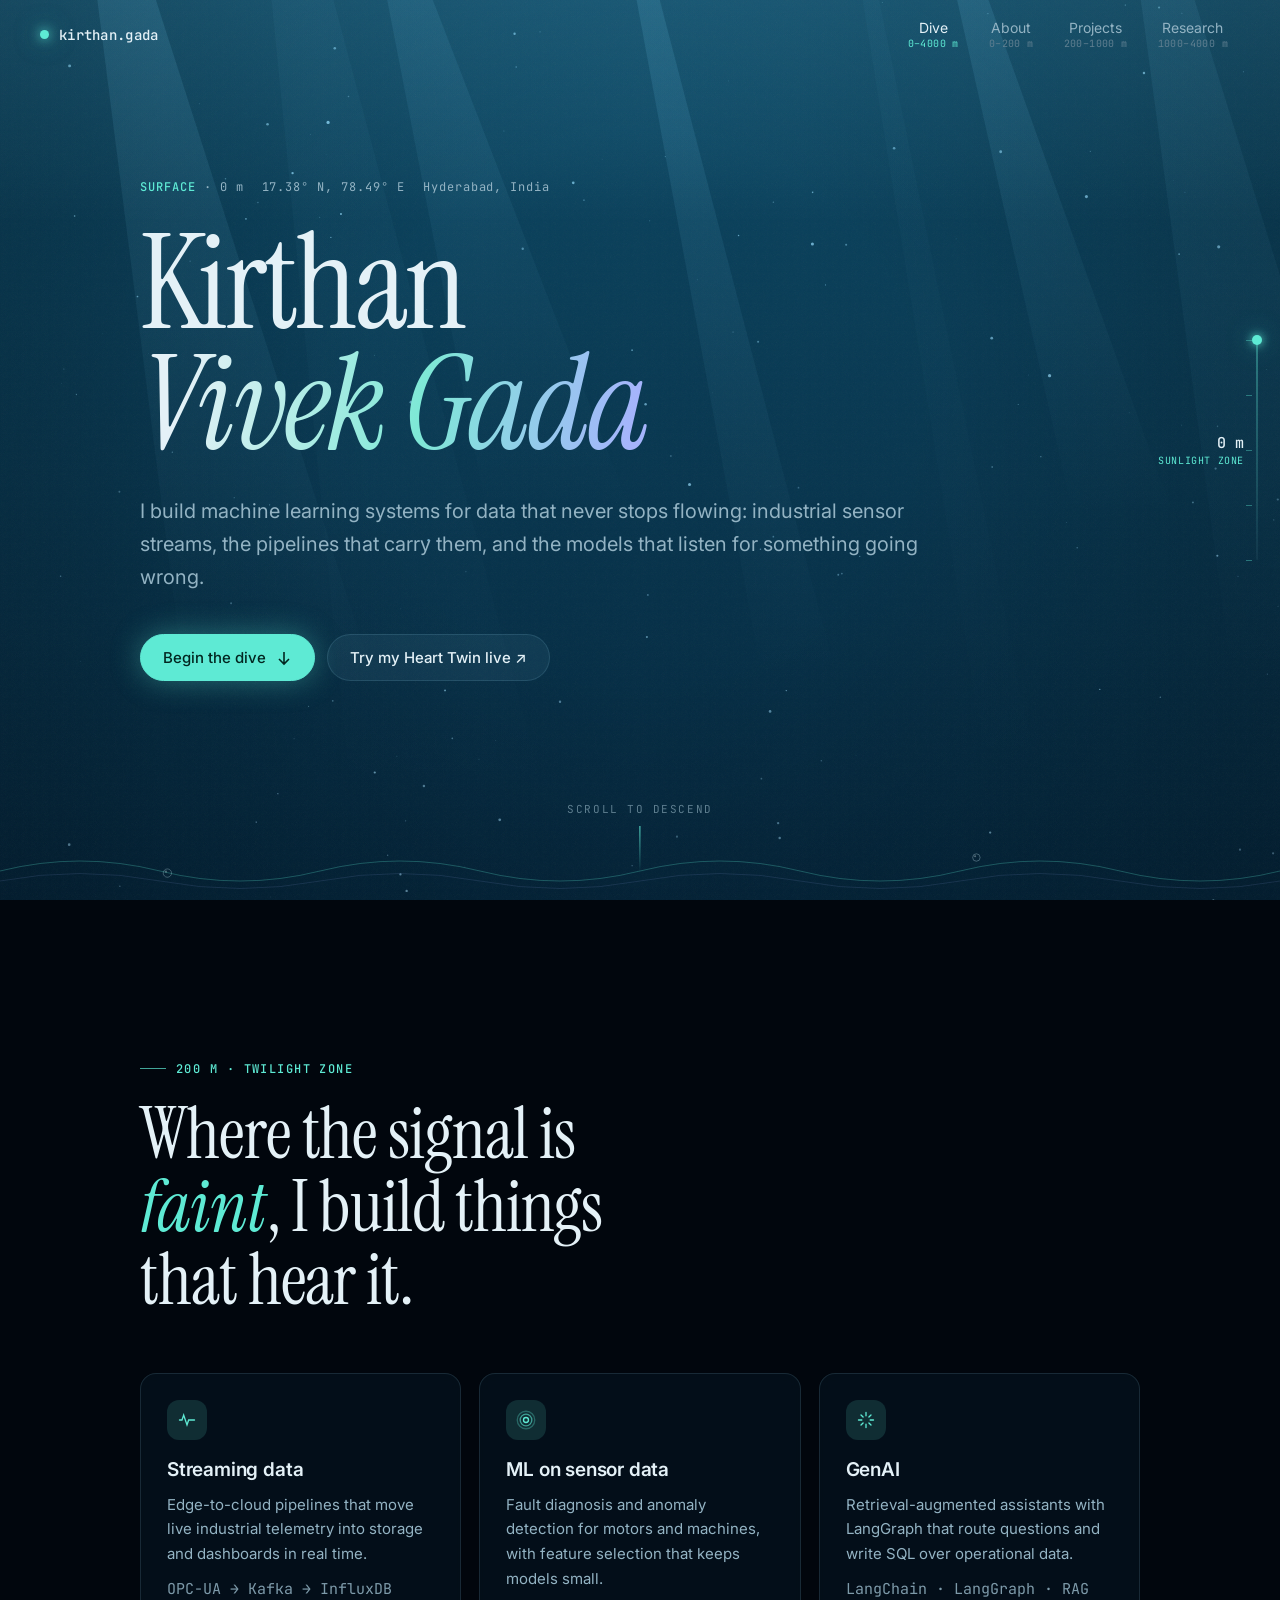
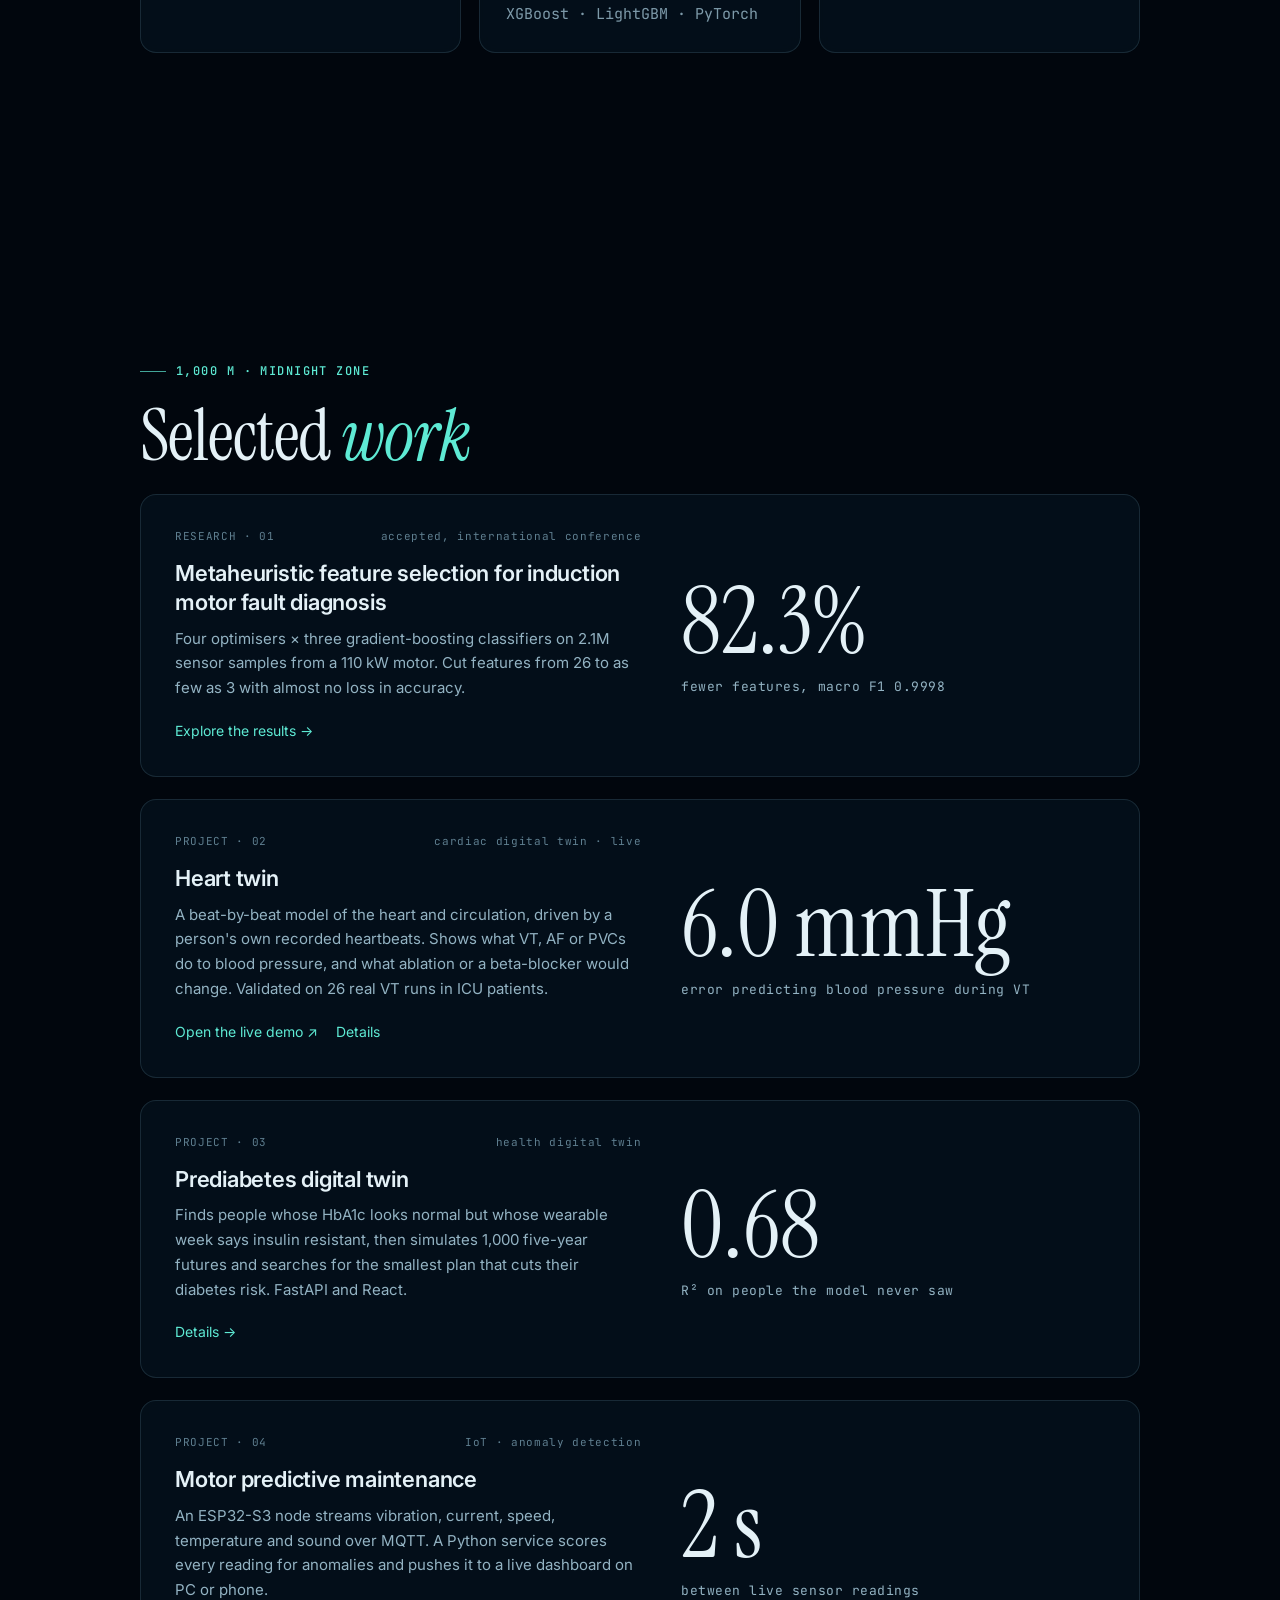
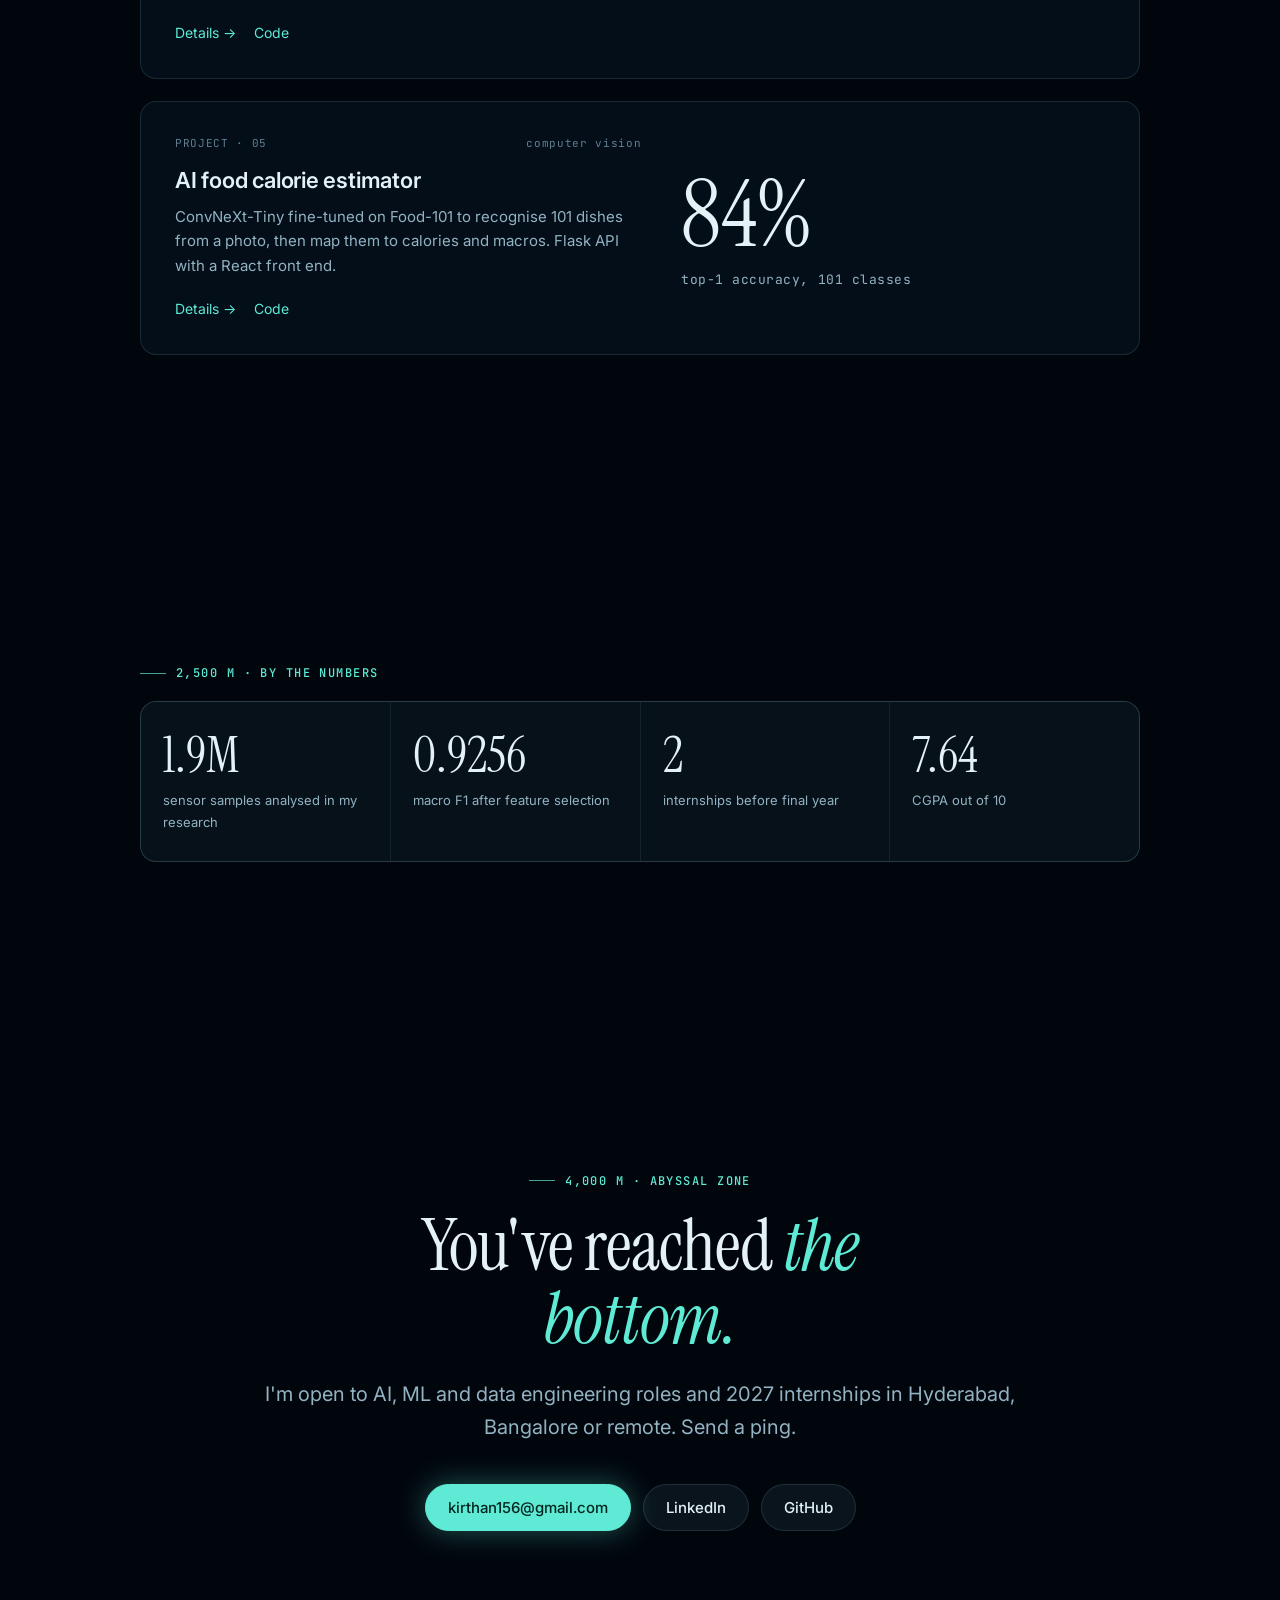
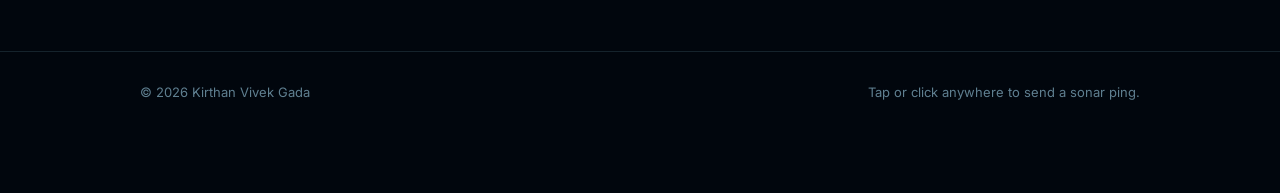
<file: index.html>
<!doctype html>
<html lang="en">
<head>
<meta charset="utf-8">
<meta name="viewport" content="width=device-width, initial-scale=1, viewport-fit=cover">
<title>Kirthan Gada · ML & Data Engineering</title>
<meta name="description" content="Kirthan Vivek Gada builds machine learning systems for sensor data: streaming pipelines, fault diagnosis and GenAI. Final-year CSE (Data Science), Hyderabad, 2027.">
<meta name="theme-color" content="#020c18">
<meta property="og:title" content="Kirthan Gada · ML & Data Engineering">
<meta property="og:description" content="Machine learning for data that never stops flowing. Streaming pipelines, fault diagnosis, GenAI.">
<meta property="og:url" content="https://kirthan156.github.io/">
<link rel="icon" href="data:image/svg+xml,%3Csvg xmlns='http://www.w3.org/2000/svg' viewBox='0 0 32 32'%3E%3Ccircle cx='16' cy='16' r='15' fill='%23020c18'/%3E%3Ccircle cx='16' cy='16' r='5' fill='%235eead4'/%3E%3C/svg%3E">
<link rel="preconnect" href="https://fonts.googleapis.com">
<link rel="preconnect" href="https://fonts.gstatic.com" crossorigin>
<link href="https://fonts.googleapis.com/css2?family=Instrument+Serif:ital@0;1&family=Inter:wght@400;500;600&family=JetBrains+Mono:wght@400;500&display=swap" rel="stylesheet">
<link rel="stylesheet" href="assets/css/ocean.css">
</head>
<body data-depth-start="0" data-depth-end="4000">
<canvas id="ocean" aria-hidden="true"></canvas>
<div class="grain" aria-hidden="true"></div>

<header class="nav">
  <a class="brand" href="./"><span class="dot"></span>kirthan.gada</a>
  <button class="menu-btn" aria-label="Open menu" aria-expanded="false"><span></span></button>
  <ul>
    <li><a href="./" aria-current="page">Dive<small>0–4000 m</small></a></li>
    <li><a href="about.html">About<small>0–200 m</small></a></li>
    <li><a href="projects.html">Projects<small>200–1000 m</small></a></li>
    <li><a href="research.html">Research<small>1000–4000 m</small></a></li>
  </ul>
</header>

<main>
  <!-- 0 m -->
  <section class="hero">
    <div class="wrap">
      <p class="coords reveal"><span><b>SURFACE</b> · 0 m</span><span>17.38° N, 78.49° E</span><span>Hyderabad, India</span></p>
      <h1 class="display reveal d1">Kirthan<br><em>Vivek Gada</em></h1>
      <p class="lede reveal d2">I build machine learning systems for data that never stops flowing: industrial sensor streams, the pipelines that carry them, and the models that listen for something going wrong.</p>
      <div class="cta reveal d3">
        <a class="btn primary" href="#twilight">Begin the dive
          <svg viewBox="0 0 16 16" fill="none" stroke="currentColor" stroke-width="1.6"><path d="M8 2v12M3 9l5 5 5-5"/></svg></a>
        <a class="btn" href="https://medical-twin.onrender.com/">Try my Heart Twin live ↗</a>
      </div>
    </div>
    <div class="scroll-cue" aria-hidden="true">scroll to descend<i></i></div>
    <div class="surface" aria-hidden="true">
      <svg viewBox="0 0 2400 60" preserveAspectRatio="none"><path d="M0 30 Q150 10 300 30 T600 30 T900 30 T1200 30 T1500 30 T1800 30 T2100 30 T2400 30" fill="none" stroke="#5eead4" stroke-width="1" opacity=".7"/><path d="M0 40 Q150 25 300 40 T600 40 T900 40 T1200 40 T1500 40 T1800 40 T2100 40 T2400 40" fill="none" stroke="#a5b4fc" stroke-width=".8" opacity=".4"/></svg>
    </div>
  </section>

  <!-- 200 m -->
  <section id="twilight">
    <div class="wrap">
      <p class="zone-label reveal">200 m · Twilight zone</p>
      <h2 class="title reveal d1">Where the signal is <em>faint</em>, I build things that hear it.</h2>
      <div class="grid three" style="margin-top:56px">
        <article class="panel card reveal">
          <div class="icon"><svg viewBox="0 0 24 24" fill="none" stroke="currentColor" stroke-width="1.6" stroke-linecap="round"><path d="M3 12h3l2-6 4 12 2-6h7"/></svg></div>
          <h3>Streaming data</h3>
          <p>Edge-to-cloud pipelines that move live industrial telemetry into storage and dashboards in real time.</p>
          <p class="flow">OPC-UA → Kafka → InfluxDB</p>
        </article>
        <article class="panel card reveal d1">
          <div class="icon"><svg viewBox="0 0 24 24" fill="none" stroke="currentColor" stroke-width="1.6" stroke-linecap="round"><circle cx="12" cy="12" r="3"/><circle cx="12" cy="12" r="7" opacity=".6"/><circle cx="12" cy="12" r="10.5" opacity=".3"/></svg></div>
          <h3>ML on sensor data</h3>
          <p>Fault diagnosis and anomaly detection for motors and machines, with feature selection that keeps models small.</p>
          <p class="flow">XGBoost · LightGBM · PyTorch</p>
        </article>
        <article class="panel card reveal d2">
          <div class="icon"><svg viewBox="0 0 24 24" fill="none" stroke="currentColor" stroke-width="1.6" stroke-linecap="round"><path d="M12 3v4M12 17v4M3 12h4M17 12h4M6 6l2.5 2.5M15.5 15.5 18 18M6 18l2.5-2.5M15.5 8.5 18 6"/></svg></div>
          <h3>GenAI</h3>
          <p>Retrieval-augmented assistants with LangGraph that route questions and write SQL over operational data.</p>
          <p class="flow">LangChain · LangGraph · RAG</p>
        </article>
      </div>
    </div>
  </section>

  <!-- 1000 m -->
  <section id="midnight">
    <div class="wrap">
      <p class="zone-label reveal">1,000 m · Midnight zone</p>
      <h2 class="title reveal d1">Selected <em>work</em></h2>

      <article class="panel card feature reveal">
        <div>
          <div class="catalog"><span>RESEARCH · 01</span><span>accepted, international conference</span></div>
          <h3>Metaheuristic feature selection for induction motor fault diagnosis</h3>
          <p>Four optimisers × three gradient-boosting classifiers on 2.1M sensor samples from a 110 kW motor. Cut features from 26 to as few as 3 with almost no loss in accuracy.</p>
          <div class="links"><a href="research.html">Explore the results →</a></div>
        </div>
        <div class="num"><span data-count="82.7" data-suffix="%">0%</span><small>fewer features, macro F1 0.9998</small></div>
      </article>

      <article class="panel card feature reveal">
        <div>
          <div class="catalog"><span>PROJECT · 02</span><span>cardiac digital twin · live</span></div>
          <h3>Heart twin</h3>
          <p>A beat-by-beat model of the heart and circulation, driven by a person's own recorded heartbeats. Shows what VT, AF or PVCs do to blood pressure, and what ablation or a beta-blocker would change. Validated on 26 real VT runs in ICU patients.</p>
          <div class="links"><a href="https://medical-twin.onrender.com/">Open the live demo ↗</a><a href="projects.html#heart-twin">Details</a></div>
        </div>
        <div class="num"><span data-count="6.0" data-suffix=" mmHg">0</span><small>error predicting blood pressure during VT</small></div>
      </article>

      <article class="panel card feature reveal">
        <div>
          <div class="catalog"><span>PROJECT · 03</span><span>health digital twin</span></div>
          <h3>Prediabetes digital twin</h3>
          <p>Finds people whose HbA1c looks normal but whose wearable week says insulin resistant, then simulates 1,000 five-year futures and searches for the smallest plan that cuts their diabetes risk. FastAPI and React.</p>
          <div class="links"><a href="projects.html#twin-health">Details →</a></div>
        </div>
        <div class="num"><span data-count="0.71">0</span><small>R² on people the model never saw</small></div>
      </article>

      <article class="panel card feature reveal">
        <div>
          <div class="catalog"><span>PROJECT · 04</span><span>IoT · anomaly detection</span></div>
          <h3>Motor predictive maintenance</h3>
          <p>An ESP32-S3 node streams vibration, current, speed, temperature and sound over MQTT. A Python service scores every reading for anomalies and pushes it to a live dashboard on PC or phone.</p>
          <div class="links"><a href="projects.html#motor">Details →</a><a href="https://github.com/Kirthan156/Major-motor-predictive-maintainence">Code</a></div>
        </div>
        <div class="num"><span data-count="2" data-suffix=" s">0 s</span><small>between live sensor readings</small></div>
      </article>

      <article class="panel card feature reveal">
        <div>
          <div class="catalog"><span>PROJECT · 05</span><span>computer vision</span></div>
          <h3>AI food calorie estimator</h3>
          <p>ConvNeXt-Tiny fine-tuned on Food-101 to recognise 101 dishes from a photo, then map them to calories and macros. Flask API with a React front end.</p>
          <div class="links"><a href="projects.html#calai">Details →</a><a href="https://github.com/Kirthan156/Cal_AI">Code</a></div>
        </div>
        <div class="num"><span data-count="87" data-suffix="%">0%</span><small>top-1 accuracy, 101 classes</small></div>
      </article>
    </div>
  </section>

  <!-- 2500 m -->
  <section>
    <div class="wrap">
      <p class="zone-label reveal">2,500 m · By the numbers</p>
      <div class="stats reveal d1">
        <div class="stat"><b data-count="2.1" data-suffix="M">0</b><span>sensor samples analysed in my research</span></div>
        <div class="stat"><b data-count="0.9998">0</b><span>macro F1 after feature selection</span></div>
        <div class="stat"><b data-count="2">0</b><span>internships before final year</span></div>
        <div class="stat"><b data-count="8.25">0</b><span>CGPA out of 10</span></div>
      </div>
    </div>
  </section>

  <!-- 4000 m -->
  <section class="abyss">
    <div class="wrap">
      <p class="zone-label reveal">4,000 m · Abyssal zone</p>
      <h2 class="title reveal d1">You've reached <em>the bottom.</em></h2>
      <p class="lede reveal d2">I'm open to AI, ML and data engineering roles and 2027 internships in Hyderabad, Bangalore or remote. Send a ping.</p>
      <div class="cta reveal d3">
        <a class="btn primary" href="mailto:kirthan156@gmail.com">kirthan156@gmail.com</a>
        <a class="btn" href="https://linkedin.com/in/kirthan-vivek-gada-607110371">LinkedIn</a>
        <a class="btn" href="https://github.com/Kirthan156">GitHub</a>
      </div>
    </div>
  </section>
</main>

<footer>
  <div class="wrap">
    <span>© 2026 Kirthan Vivek Gada</span>
    <span>Tap or click anywhere to send a sonar ping.</span>
  </div>
</footer>

<script src="assets/js/ocean.js"></script>
</body>
</html>
</file>
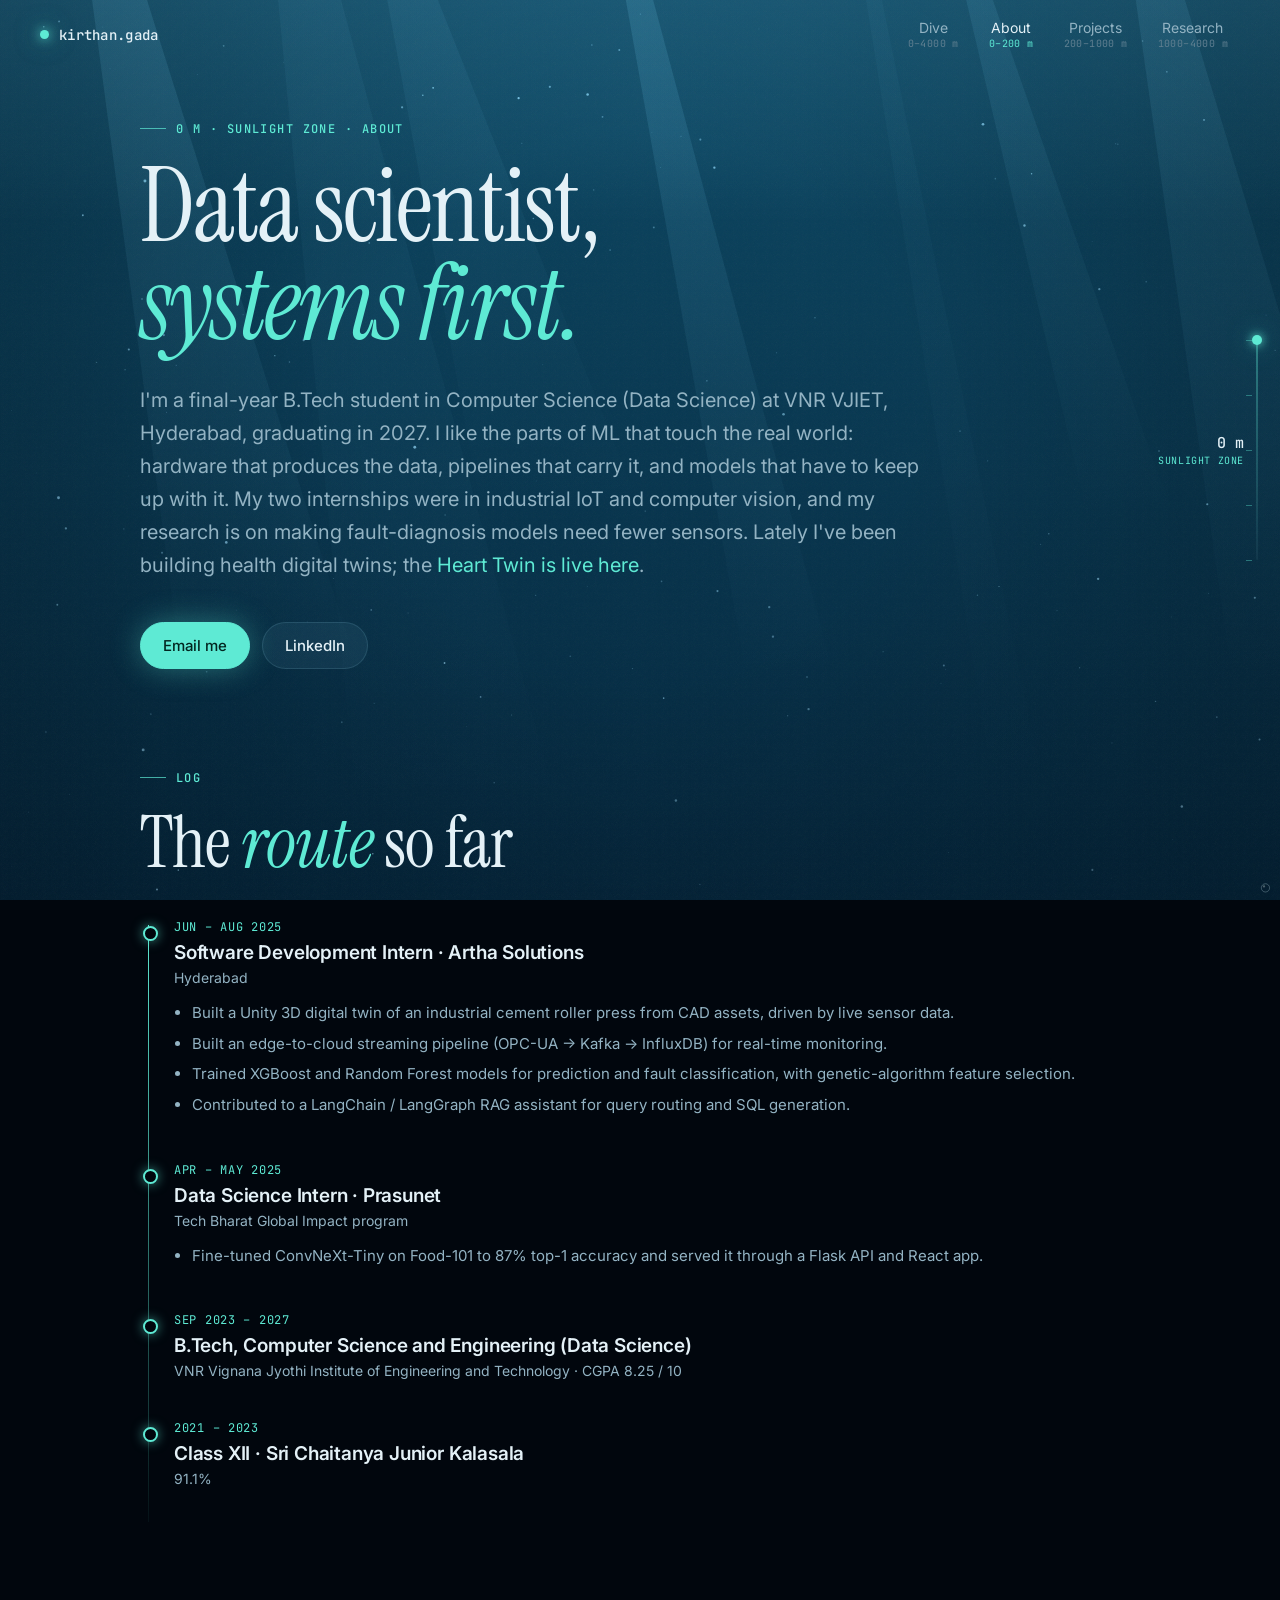
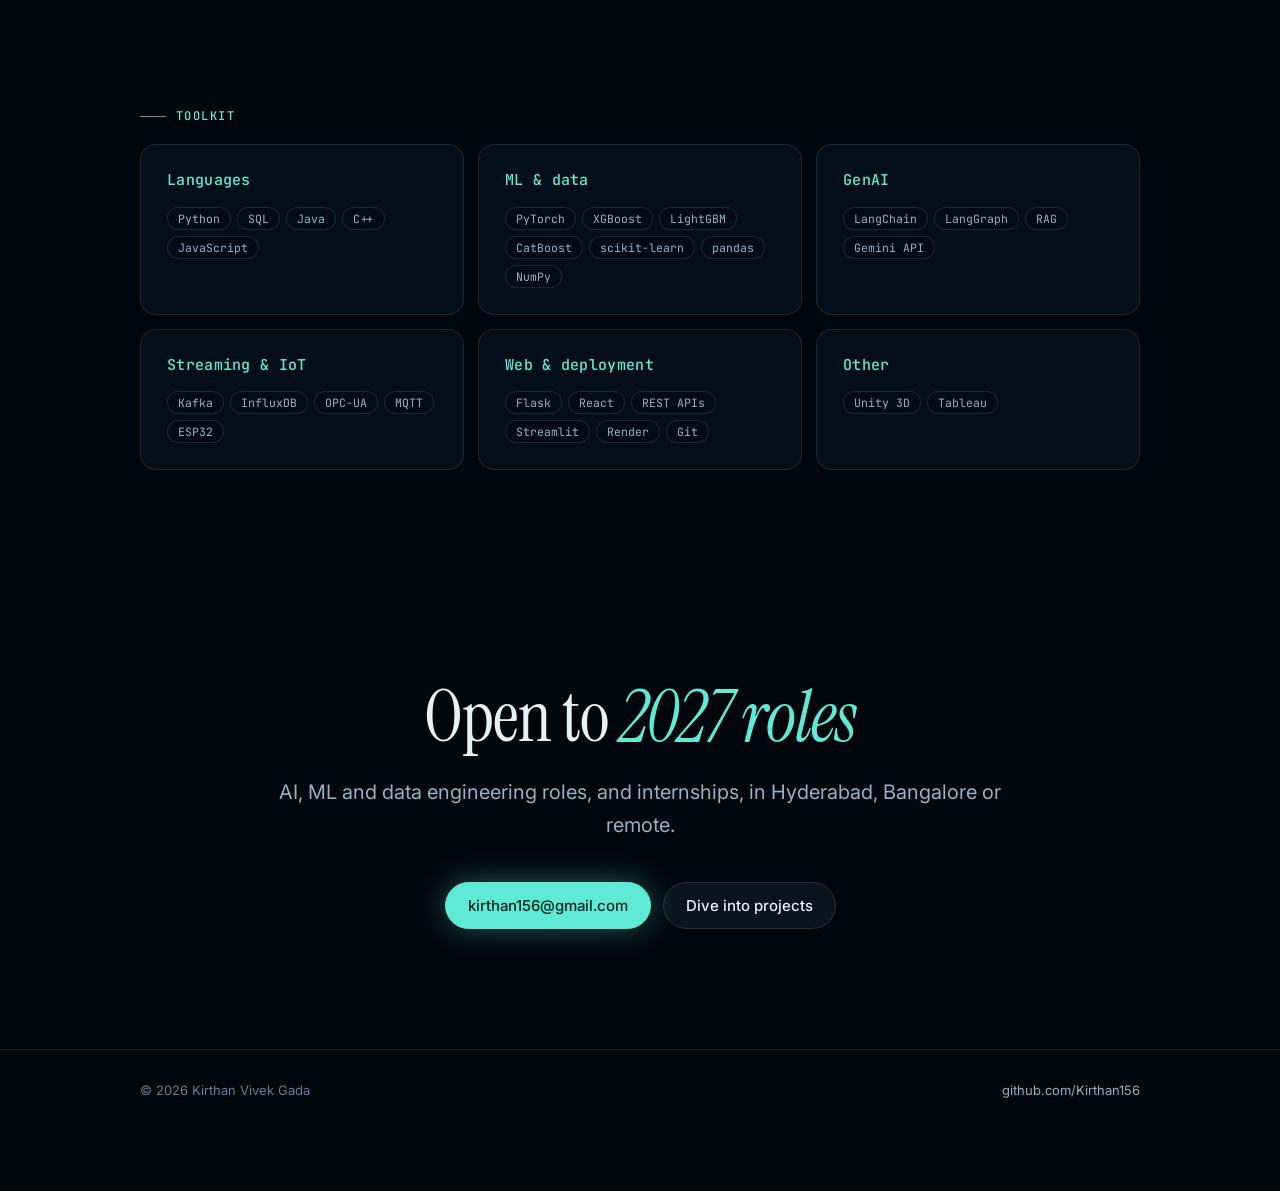
<file: about.html>
<!doctype html>
<html lang="en">
<head>
<meta charset="utf-8">
<meta name="viewport" content="width=device-width, initial-scale=1, viewport-fit=cover">
<title>About · Kirthan Gada</title>
<meta name="description" content="About Kirthan Vivek Gada: education, internships at Artha Solutions and Prasunet, and technical skills.">
<meta name="theme-color" content="#020c18">
<link rel="icon" href="data:image/svg+xml,%3Csvg xmlns='http://www.w3.org/2000/svg' viewBox='0 0 32 32'%3E%3Ccircle cx='16' cy='16' r='15' fill='%23020c18'/%3E%3Ccircle cx='16' cy='16' r='5' fill='%235eead4'/%3E%3C/svg%3E">
<link rel="preconnect" href="https://fonts.googleapis.com">
<link rel="preconnect" href="https://fonts.gstatic.com" crossorigin>
<link href="https://fonts.googleapis.com/css2?family=Instrument+Serif:ital@0;1&family=Inter:wght@400;500;600&family=JetBrains+Mono:wght@400;500&display=swap" rel="stylesheet">
<link rel="stylesheet" href="assets/css/ocean.css">
</head>
<body data-depth-start="0" data-depth-end="200">
<canvas id="ocean" aria-hidden="true"></canvas>
<div class="grain" aria-hidden="true"></div>

<header class="nav">
  <a class="brand" href="./"><span class="dot"></span>kirthan.gada</a>
  <button class="menu-btn" aria-label="Open menu" aria-expanded="false"><span></span></button>
  <ul>
    <li><a href="./">Dive<small>0–4000 m</small></a></li>
    <li><a href="about.html" aria-current="page">About<small>0–200 m</small></a></li>
    <li><a href="projects.html">Projects<small>200–1000 m</small></a></li>
    <li><a href="research.html">Research<small>1000–4000 m</small></a></li>
  </ul>
</header>

<main>
  <section class="hero" style="min-height:auto;padding-bottom:30px">
    <div class="wrap">
      <p class="zone-label reveal">0 m · Sunlight zone · About</p>
      <h1 class="page-title reveal d1" style="max-width:14ch">Data scientist, <em>systems first.</em></h1>
      <p class="lede reveal d2">I'm a final-year B.Tech student in Computer Science (Data Science) at VNR VJIET, Hyderabad, graduating in 2027. I like the parts of ML that touch the real world: hardware that produces the data, pipelines that carry it, and models that have to keep up with it. My two internships were in industrial IoT and computer vision, and my research is on making fault-diagnosis models need fewer sensors. Lately I've been building health digital twins; the <a href="https://medical-twin.onrender.com/">Heart Twin is live here</a>.</p>
      <div class="cta reveal d3">
        <a class="btn primary" href="mailto:kirthan156@gmail.com">Email me</a>
        <a class="btn" href="https://linkedin.com/in/kirthan-vivek-gada-607110371">LinkedIn</a>
      </div>
    </div>
  </section>

  <section style="padding-top:60px">
    <div class="wrap">
      <p class="zone-label reveal">Log</p>
      <h2 class="title reveal d1">The <em>route</em> so far</h2>
      <div class="timeline">
        <div class="event reveal">
          <p class="when">JUN – AUG 2025</p>
          <h3>Software Development Intern · Artha Solutions</h3>
          <p class="where">Hyderabad</p>
          <ul>
            <li>Built a Unity 3D digital twin of an industrial cement roller press from CAD assets, driven by live sensor data.</li>
            <li>Built an edge-to-cloud streaming pipeline (OPC-UA → Kafka → InfluxDB) for real-time monitoring.</li>
            <li>Trained XGBoost and Random Forest models for prediction and fault classification, with genetic-algorithm feature selection.</li>
            <li>Contributed to a LangChain / LangGraph RAG assistant for query routing and SQL generation.</li>
          </ul>
        </div>
        <div class="event reveal">
          <p class="when">APR – MAY 2025</p>
          <h3>Data Science Intern · Prasunet</h3>
          <p class="where">Tech Bharat Global Impact program</p>
          <ul>
            <li>Fine-tuned ConvNeXt-Tiny on Food-101 to 87% top-1 accuracy and served it through a Flask API and React app.</li>
          </ul>
        </div>
        <div class="event reveal">
          <p class="when">SEP 2023 – 2027</p>
          <h3>B.Tech, Computer Science and Engineering (Data Science)</h3>
          <p class="where">VNR Vignana Jyothi Institute of Engineering and Technology · CGPA 8.25 / 10</p>
        </div>
        <div class="event reveal">
          <p class="when">2021 – 2023</p>
          <h3>Class XII · Sri Chaitanya Junior Kalasala</h3>
          <p class="where">91.1%</p>
        </div>
      </div>
    </div>
  </section>

  <section style="padding-top:20px">
    <div class="wrap">
      <p class="zone-label reveal">Toolkit</p>
      <div class="skills">
        <article class="panel card reveal"><h3>Languages</h3><div class="tag-row"><span class="tag">Python</span><span class="tag">SQL</span><span class="tag">Java</span><span class="tag">C++</span><span class="tag">JavaScript</span></div></article>
        <article class="panel card reveal d1"><h3>ML &amp; data</h3><div class="tag-row"><span class="tag">PyTorch</span><span class="tag">XGBoost</span><span class="tag">LightGBM</span><span class="tag">CatBoost</span><span class="tag">scikit-learn</span><span class="tag">pandas</span><span class="tag">NumPy</span></div></article>
        <article class="panel card reveal d2"><h3>GenAI</h3><div class="tag-row"><span class="tag">LangChain</span><span class="tag">LangGraph</span><span class="tag">RAG</span><span class="tag">Gemini API</span></div></article>
        <article class="panel card reveal"><h3>Streaming &amp; IoT</h3><div class="tag-row"><span class="tag">Kafka</span><span class="tag">InfluxDB</span><span class="tag">OPC-UA</span><span class="tag">MQTT</span><span class="tag">ESP32</span></div></article>
        <article class="panel card reveal d1"><h3>Web &amp; deployment</h3><div class="tag-row"><span class="tag">Flask</span><span class="tag">React</span><span class="tag">REST APIs</span><span class="tag">Streamlit</span><span class="tag">Render</span><span class="tag">Git</span></div></article>
        <article class="panel card reveal d2"><h3>Other</h3><div class="tag-row"><span class="tag">Unity 3D</span><span class="tag">Tableau</span></div></article>
      </div>
    </div>
  </section>

  <section class="abyss" style="padding-top:60px">
    <div class="wrap">
      <h2 class="title reveal">Open to <em>2027 roles</em></h2>
      <p class="lede reveal d1">AI, ML and data engineering roles, and internships, in Hyderabad, Bangalore or remote.</p>
      <div class="cta reveal d2">
        <a class="btn primary" href="mailto:kirthan156@gmail.com">kirthan156@gmail.com</a>
        <a class="btn" href="projects.html">Dive into projects</a>
      </div>
    </div>
  </section>
</main>

<footer>
  <div class="wrap">
    <span>© 2026 Kirthan Vivek Gada</span>
    <span><a href="https://github.com/Kirthan156">github.com/Kirthan156</a></span>
  </div>
</footer>

<script src="assets/js/ocean.js"></script>
</body>
</html>
</file>
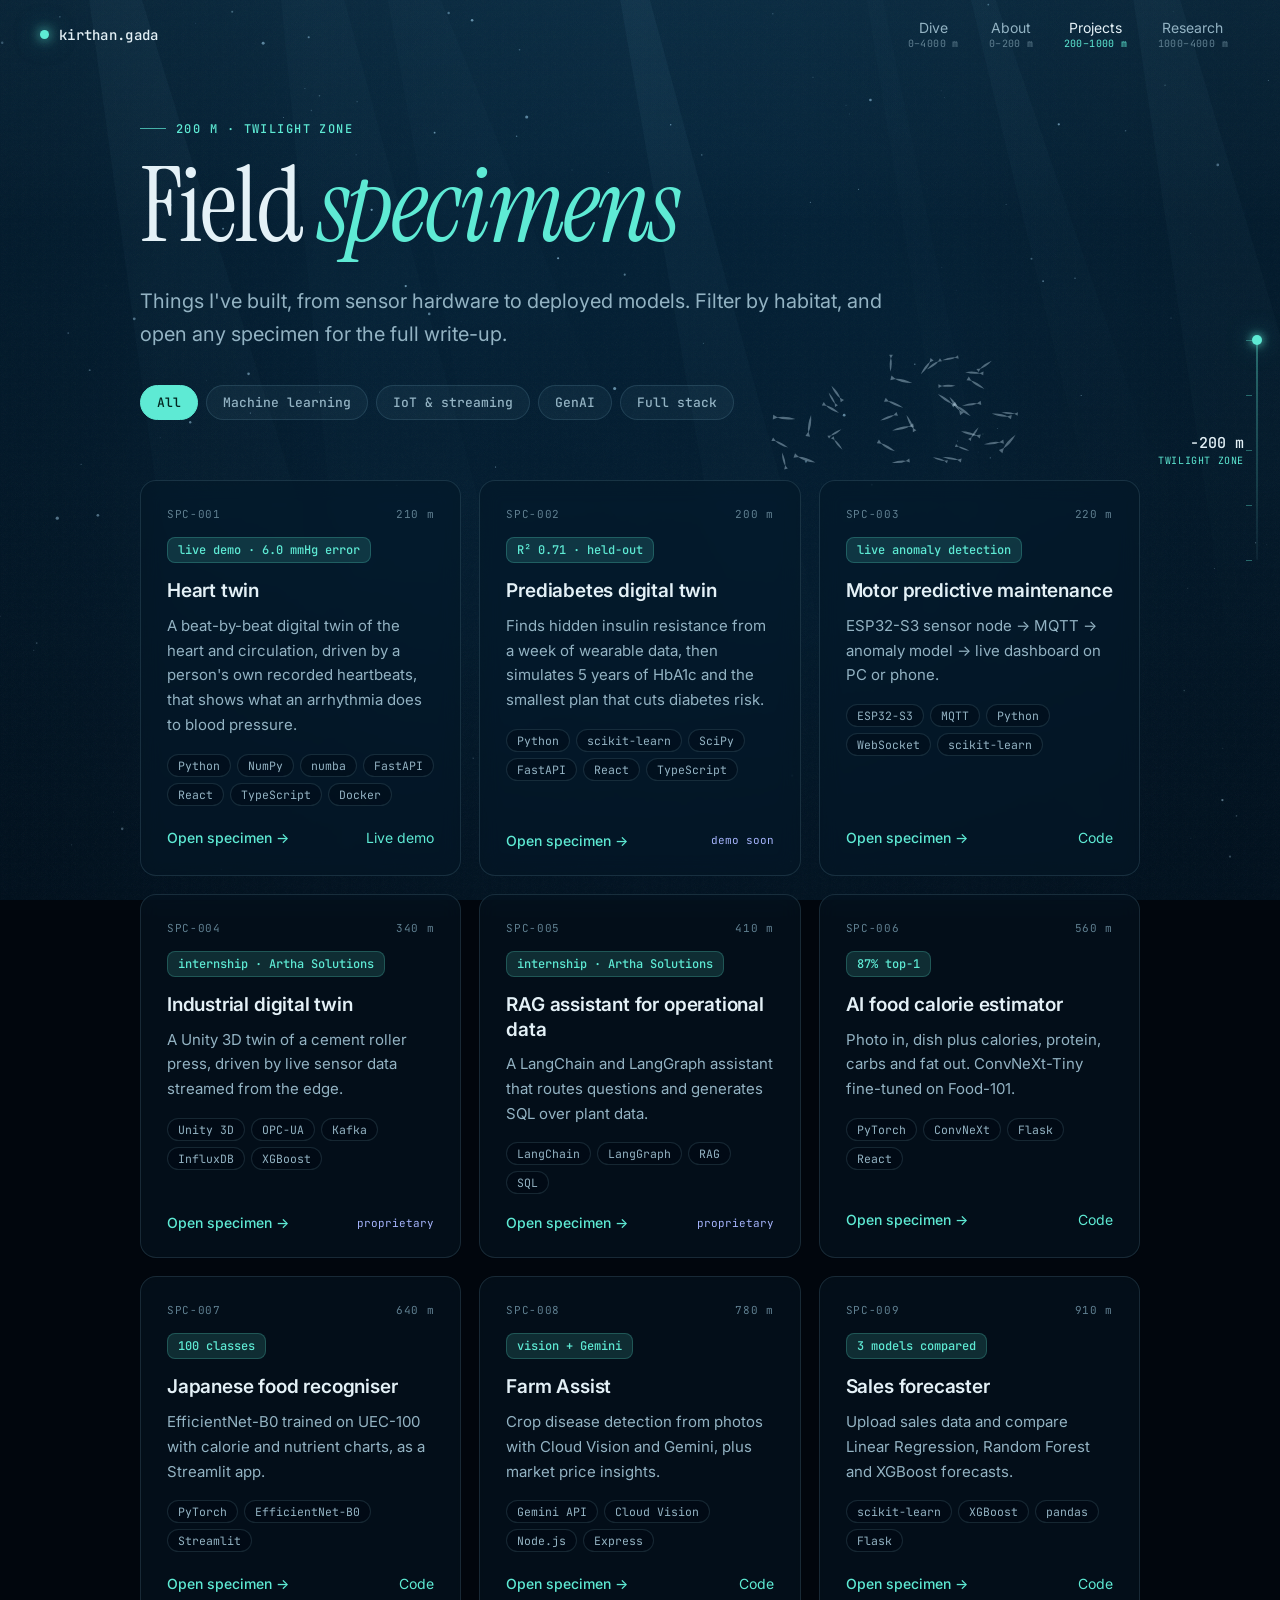
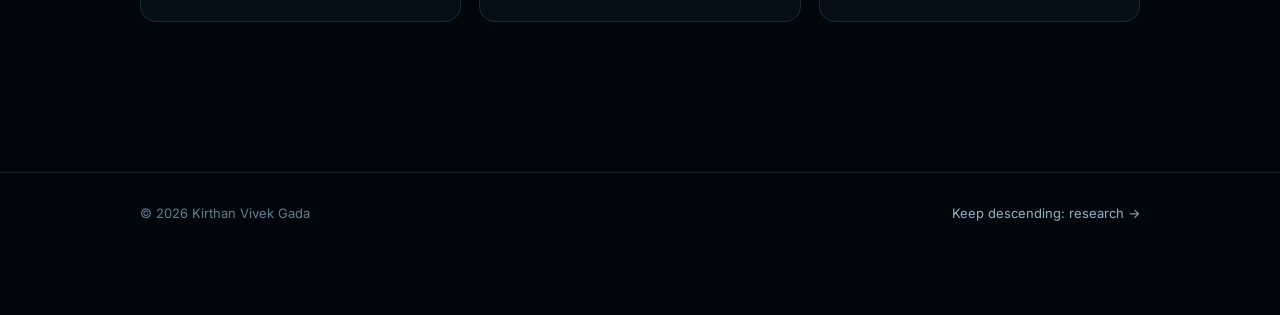
<file: projects.html>
<!doctype html>
<html lang="en">
<head>
<meta charset="utf-8">
<meta name="viewport" content="width=device-width, initial-scale=1, viewport-fit=cover">
<title>Projects · Kirthan Gada</title>
<meta name="description" content="Projects by Kirthan Vivek Gada: predictive maintenance, digital twins, computer vision, GenAI and full-stack ML apps.">
<meta name="theme-color" content="#020c18">
<link rel="icon" href="data:image/svg+xml,%3Csvg xmlns='http://www.w3.org/2000/svg' viewBox='0 0 32 32'%3E%3Ccircle cx='16' cy='16' r='15' fill='%23020c18'/%3E%3Ccircle cx='16' cy='16' r='5' fill='%235eead4'/%3E%3C/svg%3E">
<link rel="preconnect" href="https://fonts.googleapis.com">
<link rel="preconnect" href="https://fonts.gstatic.com" crossorigin>
<link href="https://fonts.googleapis.com/css2?family=Instrument+Serif:ital@0;1&family=Inter:wght@400;500;600&family=JetBrains+Mono:wght@400;500&display=swap" rel="stylesheet">
<link rel="stylesheet" href="assets/css/ocean.css">
</head>
<body data-depth-start="200" data-depth-end="1000">
<canvas id="ocean" aria-hidden="true"></canvas>
<div class="grain" aria-hidden="true"></div>

<header class="nav">
  <a class="brand" href="./"><span class="dot"></span>kirthan.gada</a>
  <button class="menu-btn" aria-label="Open menu" aria-expanded="false"><span></span></button>
  <ul>
    <li><a href="./">Dive<small>0–4000 m</small></a></li>
    <li><a href="about.html">About<small>0–200 m</small></a></li>
    <li><a href="projects.html" aria-current="page">Projects<small>200–1000 m</small></a></li>
    <li><a href="research.html">Research<small>1000–4000 m</small></a></li>
  </ul>
</header>

<main>
  <section class="hero" style="min-height:auto;padding-bottom:20px">
    <div class="wrap">
      <p class="zone-label reveal">200 m · Twilight zone</p>
      <h1 class="page-title reveal d1">Field <em>specimens</em></h1>
      <p class="lede reveal d2">Things I've built, from sensor hardware to deployed models. Filter by habitat, and open any specimen for the full write-up.</p>
      <div class="filters reveal d3" role="group" aria-label="Filter projects">
        <button class="filter" data-filter="all" aria-pressed="true">All</button>
        <button class="filter" data-filter="ml" aria-pressed="false">Machine learning</button>
        <button class="filter" data-filter="iot" aria-pressed="false">IoT &amp; streaming</button>
        <button class="filter" data-filter="genai" aria-pressed="false">GenAI</button>
        <button class="filter" data-filter="web" aria-pressed="false">Full stack</button>
      </div>
    </div>
  </section>

  <section style="padding-top:10px">
    <div class="wrap">
      <div class="grid three" id="specimens"></div>
    </div>
  </section>
</main>

<dialog class="sheet" id="sheet" aria-labelledby="sheet-title">
  <button class="close" aria-label="Close">×</button>
  <div class="inner"></div>
</dialog>

<footer>
  <div class="wrap">
    <span>© 2026 Kirthan Vivek Gada</span>
    <span><a href="research.html">Keep descending: research →</a></span>
  </div>
</footer>

<script>
const PROJECTS = [
  {
    id: "heart-twin", depth: "210 m", tags: ["ml", "web"], metric: "live demo · 6.0 mmHg error",
    title: "Heart twin",
    blurb: "A beat-by-beat digital twin of the heart and circulation, driven by a person's own recorded heartbeats, that shows what an arrhythmia does to blood pressure.",
    stack: ["Python", "NumPy", "numba", "FastAPI", "React", "TypeScript", "Docker"],
    live: "https://medical-twin.onrender.com/", code: null,
    body: `<p>A mechanistic model of four chambers, four valves, vessels and the baroreflex, calibrated to each person's blood pressure, heart rate and ejection fraction, then driven by their real beat sequence from PhysioNet ECG records (MIT-BIH Arrhythmia Database, 48 people).</p>
      <ul><li><b>Arrhythmia what-ifs:</b> shows how VT, AF and PVCs change blood pressure and cardiac output, and what VT ablation, rate control, cardioversion or a beta-blocker would change.</li>
      <li><b>Validated on real ICU data:</b> predicted the change in mean arterial pressure during 26 real VT runs with arterial lines (PhysioNet/CinC Challenge 2015) with <b>6.0 mmHg</b> average error, leave-one-record-out, against 8.6 for "everyone drops by the average" and 12.5 for "no change". It agreed on whether pressure fell by more than 5 mmHg in 81% of runs.</li>
      <li><b>Stimuli lab:</b> 46 stimuli from published studies (coffee, a cigarette, standing up, cold water...), 28 with sourced effect sizes fitted to physiology levers and simulated over time on any of the 48 hearts.</li>
      <li><b>App:</b> an animated anatomical heart where chambers, valves and blood flow move with the simulation, plus the measured ECG, a Wiggers pressure diagram and pressure-volume loops. FastAPI + React, packaged in Docker to run on a free 512 MB Render instance.</li></ul>
      <p style="margin-top:14px"><b>Try it live:</b> <a href="https://medical-twin.onrender.com/#/twin">explore a real heart</a> · <a href="https://medical-twin.onrender.com/#/stimuli">stimuli lab</a> · <a href="https://medical-twin.onrender.com/#/evidence">evidence</a>. It runs on Render's free tier, so the first visit can take about a minute to wake up.</p>
      <p style="margin-top:14px">Honest limit: on raw accuracy it roughly ties a simple rate-based regression (6.5 mmHg). Its value is the mechanism and the what-ifs, which a regression can't give.</p>`,
  },
  {
    id: "twin-health", depth: "200 m", tags: ["ml", "web"], metric: "R² 0.71 · held-out",
    title: "Prediabetes digital twin",
    blurb: "Finds hidden insulin resistance from a week of wearable data, then simulates 5 years of HbA1c and the smallest plan that cuts diabetes risk.",
    stack: ["Python", "scikit-learn", "SciPy", "FastAPI", "React", "TypeScript"],
    live: null, code: null,
    body: `<p>A health digital twin built on CGMacros (PhysioNet): 45 people with about 10 days each of Libre glucose sensor, Fitbit heart rate and logged meals. HbA1c can look normal for years while insulin resistance builds; the twin is built to catch those people.</p>
      <ul><li><b>Hidden insulin resistance:</b> a ridge model on six sensor features (night glucose, spike per 10 g carbs, recovery time, time above 140, variability, resting heart rate) plus the health record. Leave-one-person-out R² 0.71, against 0.63 for the record alone.</li>
      <li><b>Personal meal response:</b> predicts the sugar spike for each person's last 30% of meals. 20.9 mg/dL average error on 307 held-out meals, against 26.4 for a meal-only model.</li>
      <li><b>5-year simulator:</b> a mechanistic insulin-sensitivity × beta-cell model calibrated on published trials, run as 1,000 simulated futures. Checked against India's IDPP-1 trial: metformin benefit 37% predicted vs 41% observed.</li>
      <li><b>Plan search:</b> an exhaustive search for the smallest lifestyle change that halves a person's risk.</li>
      <li><b>App:</b> FastAPI backend and a React + TypeScript front end with a clinic dashboard and a live body twin that replays a real sensor day through the organs.</li></ul>
      <p style="margin-top:14px">Every claim ships with its honest limit: with 45 people, the gain from adding the wearable over the full record is not yet statistically proven.</p>`,
  },
  {
    id: "motor", no: "SPC-001", depth: "220 m", tags: ["iot", "ml"], metric: "live anomaly detection",
    title: "Motor predictive maintenance",
    blurb: "ESP32-S3 sensor node → MQTT → anomaly model → live dashboard on PC or phone.",
    stack: ["ESP32-S3", "MQTT", "Python", "WebSocket", "scikit-learn"],
    code: "https://github.com/Kirthan156/Major-motor-predictive-maintainence",
    body: `<p>Live condition monitoring for a 230 V, 60 W motor. The sensor node sends vibration, current, speed, temperature and sound readings every 2 seconds.</p>
      <ul><li>Firmware samples vibration in 1 kHz bursts plus slow sensors and publishes to an MQTT topic.</li>
      <li>A Python service turns each reading into features and scores it with an anomaly model.</li>
      <li>The web dashboard streams readings over WebSocket and names the most unusual signals when the alarm fires.</li>
      <li>A built-in dummy motor sends messages in the firmware's exact format, so faults (imbalance, loose blade, blocked airflow) can be injected for demos before real data exists.</li></ul>
      <pre>ESP32-S3 + sensors ──MQTT──▶ Mosquitto ──▶ server.py ──WebSocket──▶ browser
                                     └──▶ recorder ──▶ train ──▶ models/</pre>`,
  },
  {
    id: "twin", no: "SPC-002", depth: "340 m", tags: ["iot", "ml"], metric: "internship · Artha Solutions",
    title: "Industrial digital twin",
    blurb: "A Unity 3D twin of a cement roller press, driven by live sensor data streamed from the edge.",
    stack: ["Unity 3D", "OPC-UA", "Kafka", "InfluxDB", "XGBoost"],
    private: true,
    body: `<p>Built during my Software Development internship at Artha Solutions (Jun to Aug 2025).</p>
      <ul><li>Built a digital twin of an industrial cement roller press in Unity 3D from CAD assets, driven by live sensor data.</li>
      <li>Built an edge-to-cloud streaming pipeline (OPC-UA → Kafka → InfluxDB) for real-time monitoring and visualisation.</li>
      <li>Trained XGBoost and Random Forest models on press sensor data for prediction and fault classification, using genetic-algorithm feature selection.</li></ul>
      <p style="margin-top:14px">The code belongs to the company, so there's no public repository.</p>`,
  },
  {
    id: "rag", no: "SPC-003", depth: "410 m", tags: ["genai"], metric: "internship · Artha Solutions",
    title: "RAG assistant for operational data",
    blurb: "A LangChain and LangGraph assistant that routes questions and generates SQL over plant data.",
    stack: ["LangChain", "LangGraph", "RAG", "SQL"],
    private: true,
    body: `<p>Contributed to a retrieval-augmented assistant at Artha Solutions that routes user questions and generates SQL queries.</p>
      <p style="margin-top:14px">The code belongs to the company, so there's no public repository.</p>`,
  },
  {
    id: "calai", no: "SPC-004", depth: "560 m", tags: ["ml", "web"], metric: "87% top-1",
    title: "AI food calorie estimator",
    blurb: "Photo in, dish plus calories, protein, carbs and fat out. ConvNeXt-Tiny fine-tuned on Food-101.",
    stack: ["PyTorch", "ConvNeXt", "Flask", "React"],
    code: "https://github.com/Kirthan156/Cal_AI",
    body: `<p>Built during my Data Science internship at Prasunet (Tech Bharat Global Impact program).</p>
      <ul><li>Fine-tuned ConvNeXt-Tiny in PyTorch on Food-101 (101 classes, 101k images) to 87% top-1 accuracy on a held-out test split.</li>
      <li>Mapped each predicted dish to per-serving calories and macronutrients through JSON nutrition metadata, along with ingredients and a recipe.</li>
      <li>Served predictions through a Flask REST API with a React front end.</li></ul>`,
  },
  {
    id: "uec", no: "SPC-005", depth: "640 m", tags: ["ml"], metric: "100 classes",
    title: "Japanese food recogniser",
    blurb: "EfficientNet-B0 trained on UEC-100 with calorie and nutrient charts, as a Streamlit app.",
    stack: ["PyTorch", "EfficientNet-B0", "Streamlit"],
    code: "https://github.com/Kirthan156/uec100-streamlit",
    body: `<p>A Streamlit app that classifies photos of Japanese dishes from the UEC-100 dataset (100 classes) with EfficientNet-B0.</p>
      <ul><li>Shows predicted calories per 100 g with nutrient bar and pie charts.</li>
      <li>Lists ingredients and step-by-step recipes for the predicted dish.</li>
      <li>Runs on GPU when available and falls back to CPU.</li></ul>`,
  },
  {
    id: "farm", no: "SPC-006", depth: "780 m", tags: ["genai", "web"], metric: "vision + Gemini",
    title: "Farm Assist",
    blurb: "Crop disease detection from photos with Cloud Vision and Gemini, plus market price insights.",
    stack: ["Gemini API", "Cloud Vision", "Node.js", "Express"],
    code: "https://github.com/Kirthan156/agriculture-app-backend",
    body: `<p>A web platform for farmers built in May 2024.</p>
      <ul><li>Identifies crop diseases from uploaded photos using Google Cloud Vision and Gemini.</li>
      <li>Surfaces market price insights in the same query interface.</li>
      <li>Node.js backend with authentication, admin routes and email notifications.</li></ul>`,
  },
  {
    id: "sales", no: "SPC-007", depth: "910 m", tags: ["ml", "web"], metric: "3 models compared",
    title: "Sales forecaster",
    blurb: "Upload sales data and compare Linear Regression, Random Forest and XGBoost forecasts.",
    stack: ["scikit-learn", "XGBoost", "pandas", "Flask"],
    code: "https://github.com/Kirthan156/sales-predictor",
    body: `<p>A Flask web app for sales forecasting.</p>
      <ul><li>Upload a CSV of sales data and train Linear Regression, Random Forest and XGBoost regressors on it.</li>
      <li>Compares the models on MAE, RMSE and R² and plots the forecasts.</li></ul>`,
  },
];

PROJECTS.forEach((p, i) => { p.no = "SPC-" + String(i + 1).padStart(3, "0"); });
const LABEL = { ml: "Machine learning", iot: "IoT & streaming", genai: "GenAI", web: "Full stack" };
const grid = document.getElementById("specimens");
grid.innerHTML = PROJECTS.map((p, i) => `
  <article class="panel card specimen reveal ${i % 3 ? "d" + (i % 3) : ""}" id="${p.id}" data-tags="${p.tags.join(" ")}">
    <div class="catalog"><span>${p.no}</span><span>${p.depth}</span></div>
    <span class="metric">${p.metric}</span>
    <h3 style="margin-top:16px">${p.title}</h3>
    <p>${p.blurb}</p>
    <div class="tag-row">${p.stack.map(s => `<span class="tag">${s}</span>`).join("")}</div>
    <div class="foot">
      <button class="more" data-id="${p.id}">Open specimen →</button>
      ${p.live ? `<a href="${p.live}">Live demo</a>` : p.code ? `<a href="${p.code}">Code</a>` : `<span class="badge-private">${p.private ? "proprietary" : "demo soon"}</span>`}
    </div>
  </article>`).join("");

document.querySelectorAll(".filter").forEach(btn => btn.addEventListener("click", () => {
  document.querySelectorAll(".filter").forEach(b => b.setAttribute("aria-pressed", b === btn));
  const f = btn.dataset.filter;
  document.querySelectorAll(".specimen").forEach(c => {
    c.classList.toggle("hide", f !== "all" && !c.dataset.tags.split(" ").includes(f));
  });
}));

const sheet = document.getElementById("sheet");
const inner = sheet.querySelector(".inner");
function open(id) {
  const p = PROJECTS.find(x => x.id === id);
  if (!p) return;
  inner.innerHTML = `
    <div class="catalog"><span>${p.no} · ${p.depth}</span><span>${p.tags.map(t => LABEL[t]).join(" · ")}</span></div>
    <span class="metric">${p.metric}</span>
    <h2 id="sheet-title">${p.title}</h2>
    ${p.body}
    <div class="tag-row" style="margin-top:22px">${p.stack.map(s => `<span class="tag">${s}</span>`).join("")}</div>
    ${p.live || p.code ? `<div class="cta" style="margin-top:26px">${p.live ? `<a class="btn primary" href="${p.live}">Open live demo</a>` : ""}${p.code ? `<a class="btn${p.live ? "" : " primary"}" href="${p.code}">View code on GitHub</a>` : ""}</div>` : ""}`;
  sheet.showModal();
  inner.scrollTop = 0;
  history.replaceState(null, "", "#" + id);
}
grid.addEventListener("click", e => { const b = e.target.closest("button.more"); if (b) open(b.dataset.id); });
sheet.querySelector(".close").addEventListener("click", () => sheet.close());
sheet.addEventListener("click", e => { if (e.target === sheet) sheet.close(); });
sheet.addEventListener("close", () => history.replaceState(null, "", location.pathname));
if (location.hash) open(location.hash.slice(1));
</script>
<script src="assets/js/ocean.js"></script>
</body>
</html>
</file>
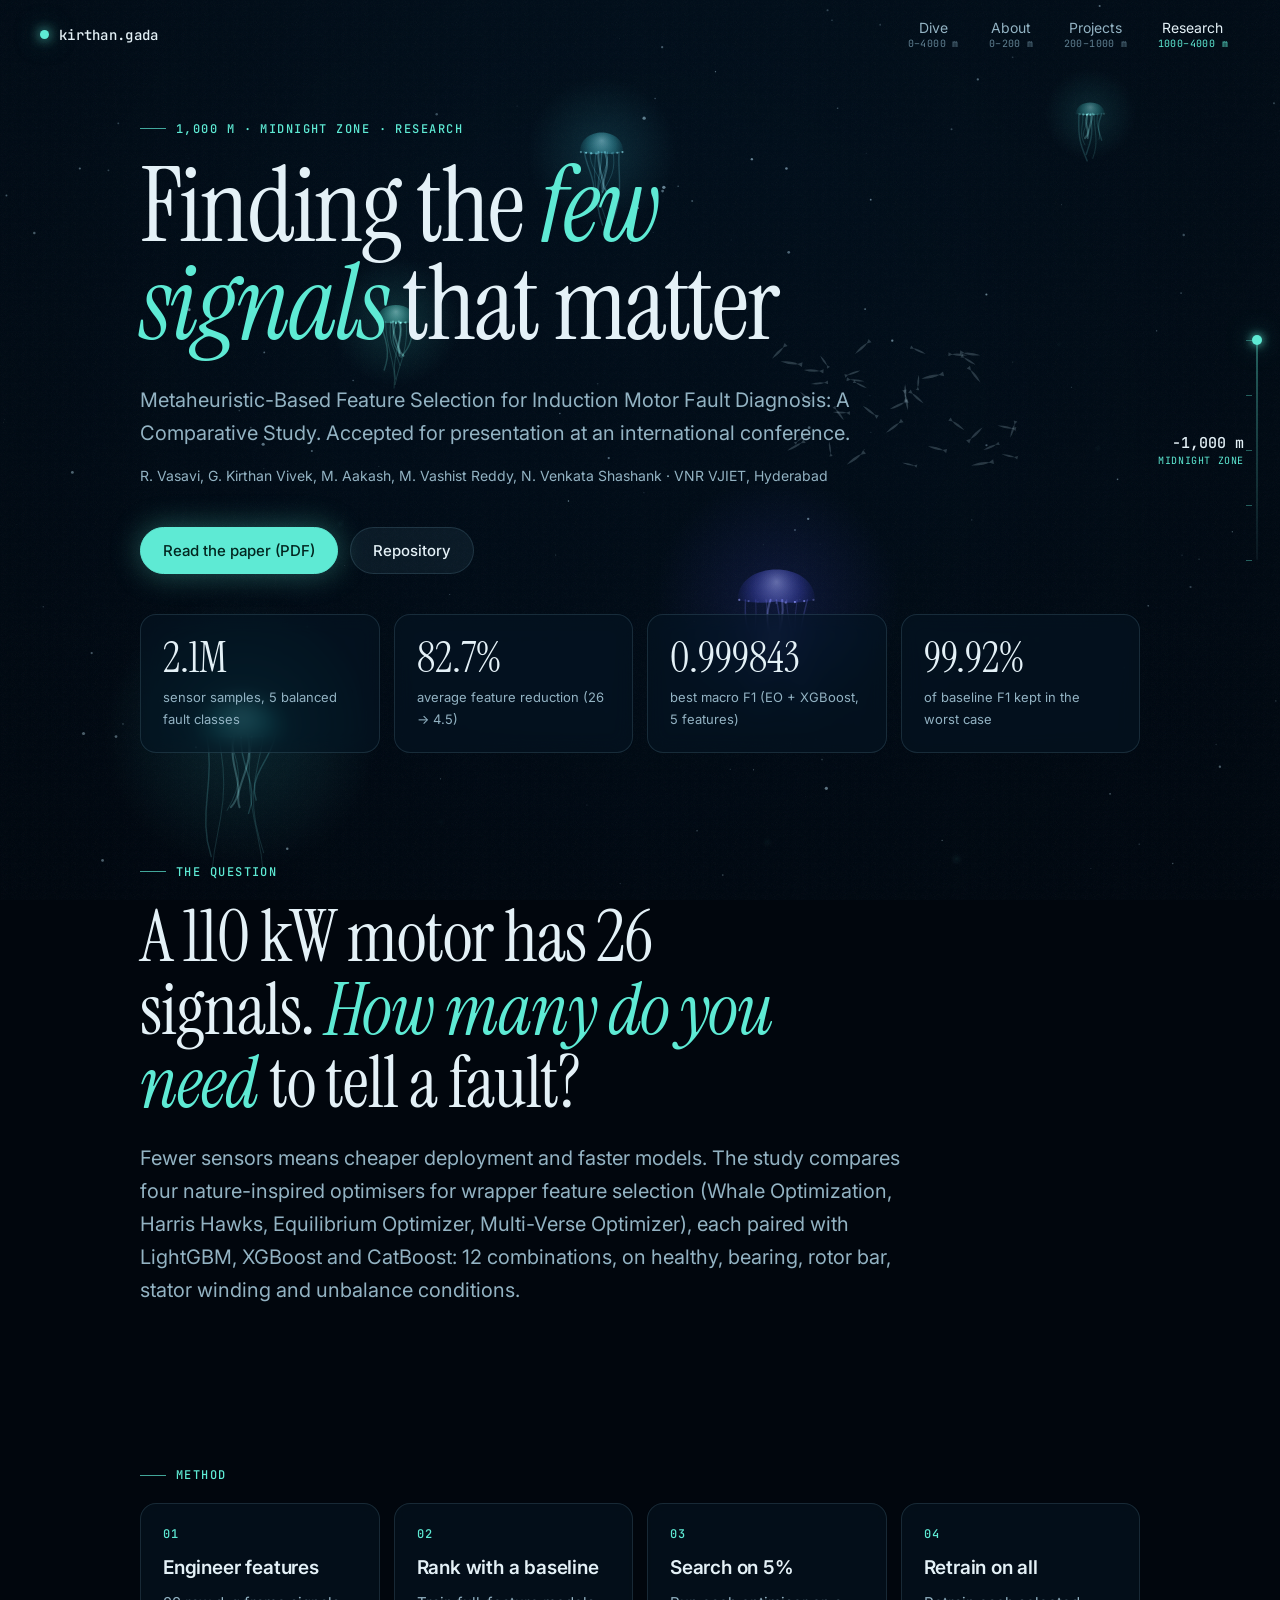
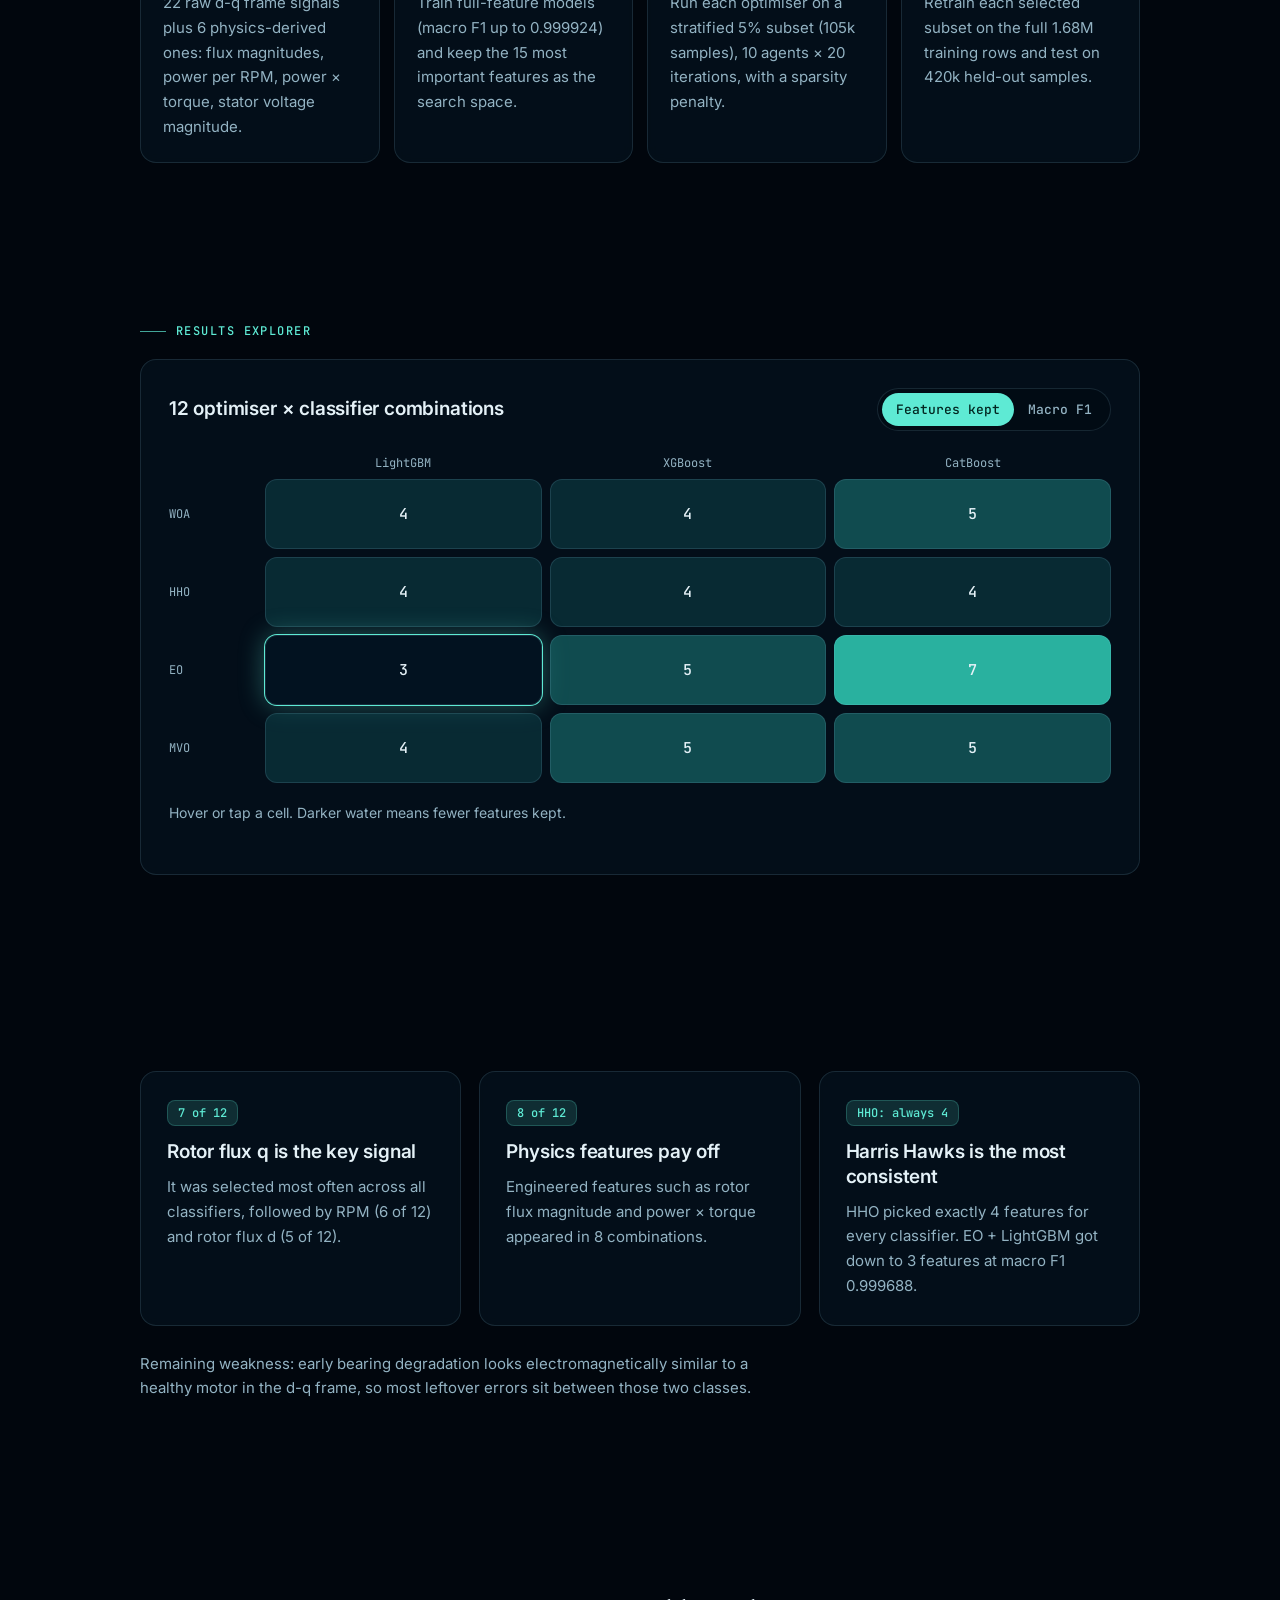
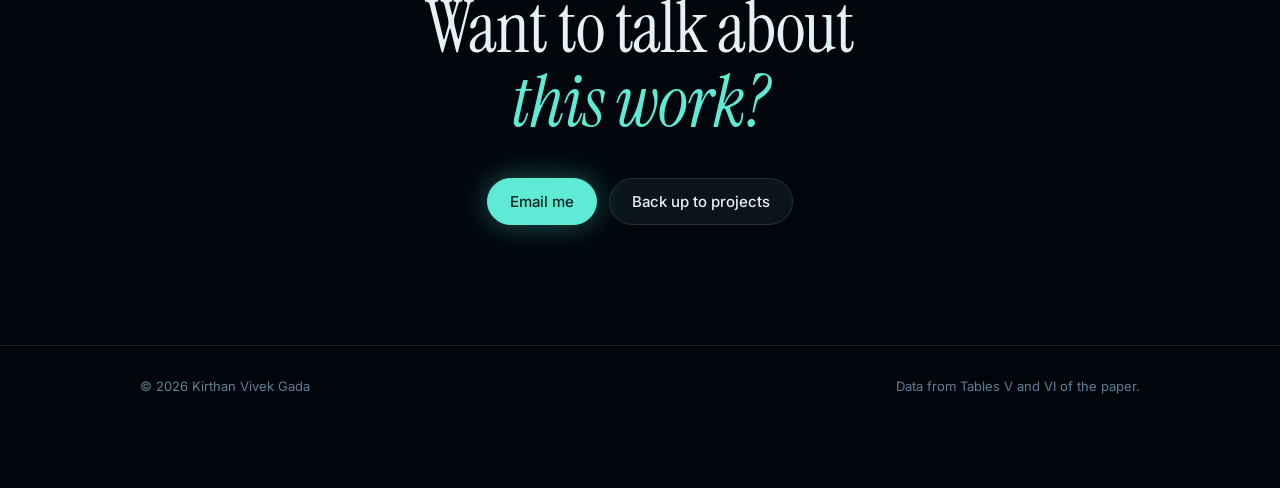
<file: research.html>
<!doctype html>
<html lang="en">
<head>
<meta charset="utf-8">
<meta name="viewport" content="width=device-width, initial-scale=1, viewport-fit=cover">
<title>Research · Kirthan Gada</title>
<meta name="description" content="Metaheuristic-based feature selection for induction motor fault diagnosis: 4 optimisers × 3 gradient-boosting classifiers on 2.1M sensor samples.">
<meta name="theme-color" content="#020c18">
<link rel="icon" href="data:image/svg+xml,%3Csvg xmlns='http://www.w3.org/2000/svg' viewBox='0 0 32 32'%3E%3Ccircle cx='16' cy='16' r='15' fill='%23020c18'/%3E%3Ccircle cx='16' cy='16' r='5' fill='%235eead4'/%3E%3C/svg%3E">
<link rel="preconnect" href="https://fonts.googleapis.com">
<link rel="preconnect" href="https://fonts.gstatic.com" crossorigin>
<link href="https://fonts.googleapis.com/css2?family=Instrument+Serif:ital@0;1&family=Inter:wght@400;500;600&family=JetBrains+Mono:wght@400;500&display=swap" rel="stylesheet">
<link rel="stylesheet" href="assets/css/ocean.css">
</head>
<body data-depth-start="1000" data-depth-end="4000">
<canvas id="ocean" aria-hidden="true"></canvas>
<div class="grain" aria-hidden="true"></div>

<header class="nav">
  <a class="brand" href="./"><span class="dot"></span>kirthan.gada</a>
  <button class="menu-btn" aria-label="Open menu" aria-expanded="false"><span></span></button>
  <ul>
    <li><a href="./">Dive<small>0–4000 m</small></a></li>
    <li><a href="about.html">About<small>0–200 m</small></a></li>
    <li><a href="projects.html">Projects<small>200–1000 m</small></a></li>
    <li><a href="research.html" aria-current="page">Research<small>1000–4000 m</small></a></li>
  </ul>
</header>

<main>
  <section class="hero" style="min-height:auto;padding-bottom:40px">
    <div class="wrap">
      <p class="zone-label reveal">1,000 m · Midnight zone · Research</p>
      <h1 class="page-title reveal d1" style="max-width:15ch">Finding the <em>few signals</em> that matter</h1>
      <p class="lede reveal d2">Metaheuristic-Based Feature Selection for Induction Motor Fault Diagnosis: A Comparative Study. Accepted for presentation at an international conference.</p>
      <p class="reveal d2 muted" style="margin-top:14px;font-size:14px">R. Vasavi, G. Kirthan Vivek, M. Aakash, M. Vashist Reddy, N. Venkata Shashank · VNR VJIET, Hyderabad</p>
      <div class="cta reveal d3">
        <a class="btn primary" href="https://github.com/Kirthan156/induction-motor-fault-diagnosis/blob/main/paper/metaheuristic-feature-selection-induction-motor-fault-diagnosis.pdf">Read the paper (PDF)</a>
        <a class="btn" href="https://github.com/Kirthan156/induction-motor-fault-diagnosis">Repository</a>
      </div>
      <div class="kpis">
        <div class="panel kpi reveal"><b data-count="2.1" data-suffix="M">0</b><span>sensor samples, 5 balanced fault classes</span></div>
        <div class="panel kpi reveal d1"><b data-count="82.7" data-suffix="%">0</b><span>average feature reduction (26 → 4.5)</span></div>
        <div class="panel kpi reveal d2"><b data-count="0.999843">0</b><span>best macro F1 (EO + XGBoost, 5 features)</span></div>
        <div class="panel kpi reveal d3"><b data-count="99.92" data-suffix="%">0</b><span>of baseline F1 kept in the worst case</span></div>
      </div>
    </div>
  </section>

  <section style="padding-top:60px">
    <div class="wrap">
      <p class="zone-label reveal">The question</p>
      <h2 class="title reveal d1" style="max-width:20ch">A 110 kW motor has 26 signals. <em>How many do you need</em> to tell a fault?</h2>
      <p class="lede reveal d2" style="margin-top:22px">Fewer sensors means cheaper deployment and faster models. The study compares four nature-inspired optimisers for wrapper feature selection (Whale Optimization, Harris Hawks, Equilibrium Optimizer, Multi-Verse Optimizer), each paired with LightGBM, XGBoost and CatBoost: 12 combinations, on healthy, bearing, rotor bar, stator winding and unbalance conditions.</p>
    </div>
  </section>

  <section style="padding-top:0">
    <div class="wrap">
      <p class="zone-label reveal">Method</p>
      <div class="pipeline">
        <article class="panel card reveal"><h3>Engineer features</h3><p>22 raw d-q frame signals plus 6 physics-derived ones: flux magnitudes, power per RPM, power × torque, stator voltage magnitude.</p></article>
        <article class="panel card reveal d1"><h3>Rank with a baseline</h3><p>Train full-feature models (macro F1 up to 0.999924) and keep the 15 most important features as the search space.</p></article>
        <article class="panel card reveal d2"><h3>Search on 5%</h3><p>Run each optimiser on a stratified 5% subset (105k samples), 10 agents × 20 iterations, with a sparsity penalty.</p></article>
        <article class="panel card reveal d3"><h3>Retrain on all</h3><p>Retrain each selected subset on the full 1.68M training rows and test on 420k held-out samples.</p></article>
      </div>
    </div>
  </section>

  <section style="padding-top:0">
    <div class="wrap">
      <p class="zone-label reveal">Results explorer</p>
      <div class="panel lab reveal d1">
        <div class="lab-head">
          <h3>12 optimiser × classifier combinations</h3>
          <div class="toggle" role="group" aria-label="Metric">
            <button data-m="feat" aria-pressed="true">Features kept</button>
            <button data-m="f1" aria-pressed="false">Macro F1</button>
          </div>
        </div>
        <div class="heat" id="heat"></div>
        <p class="note" id="note">Hover or tap a cell. Darker water means fewer features kept.</p>
      </div>
    </div>
  </section>

  <section style="padding-top:0">
    <div class="wrap">
      <p class="zone-label reveal">Findings</p>
      <div class="grid three">
        <article class="panel card reveal"><span class="metric">7 of 12</span><h3 style="margin-top:14px">Rotor flux q is the key signal</h3><p>It was selected most often across all classifiers, followed by RPM (6 of 12) and rotor flux d (5 of 12).</p></article>
        <article class="panel card reveal d1"><span class="metric">8 of 12</span><h3 style="margin-top:14px">Physics features pay off</h3><p>Engineered features such as rotor flux magnitude and power × torque appeared in 8 combinations.</p></article>
        <article class="panel card reveal d2"><span class="metric">HHO: always 4</span><h3 style="margin-top:14px">Harris Hawks is the most consistent</h3><p>HHO picked exactly 4 features for every classifier. EO + LightGBM got down to 3 features at macro F1 0.999688.</p></article>
      </div>
      <p class="reveal muted" style="margin-top:26px;font-size:15px;max-width:70ch">Remaining weakness: early bearing degradation looks electromagnetically similar to a healthy motor in the d-q frame, so most leftover errors sit between those two classes.</p>
    </div>
  </section>

  <section class="abyss" style="padding-top:40px">
    <div class="wrap">
      <h2 class="title reveal">Want to talk about <em>this work?</em></h2>
      <div class="cta reveal d1">
        <a class="btn primary" href="mailto:kirthan156@gmail.com">Email me</a>
        <a class="btn" href="projects.html">Back up to projects</a>
      </div>
    </div>
  </section>
</main>

<footer>
  <div class="wrap">
    <span>© 2026 Kirthan Vivek Gada</span>
    <span>Data from Tables V and VI of the paper.</span>
  </div>
</footer>

<script>
const OPT = ["WOA", "HHO", "EO", "MVO"], CLS = ["LightGBM", "XGBoost", "CatBoost"];
const FEAT = [[4, 4, 5], [4, 4, 4], [3, 5, 7], [4, 5, 5]];
const F1 = [[0.999631, 0.999265, 0.999748], [0.999731, 0.999686, 0.999660], [0.999688, 0.999843, 0.999807], [0.999783, 0.999841, 0.999636]];
const BASE = [0.999924, 0.999905, 0.999874];
const NAMES = { WOA: "Whale Optimization", HHO: "Harris Hawks", EO: "Equilibrium Optimizer", MVO: "Multi-Verse Optimizer" };
const heat = document.getElementById("heat"), note = document.getElementById("note");
let metric = "feat";

function colour(t) { // t in 0..1, 0 = deep, 1 = bright bioluminescent
  const a = [4, 30, 48], b = [46, 196, 176];
  const c = a.map((v, i) => Math.round(v + (b[i] - v) * t));
  return `rgba(${c[0]},${c[1]},${c[2]},${0.35 + 0.55 * t})`;
}
function render() {
  let html = `<div></div>` + CLS.map(c => `<div class="h col">${c}</div>`).join("");
  const vals = metric === "feat" ? FEAT.flat() : F1.flat();
  const lo = Math.min(...vals), hi = Math.max(...vals);
  OPT.forEach((o, i) => {
    html += `<div class="h">${o}</div>`;
    CLS.forEach((c, j) => {
      const v = metric === "feat" ? FEAT[i][j] : F1[i][j];
      const t = (v - lo) / (hi - lo || 1);
      const best = metric === "feat" ? v === lo : v === hi;
      const label = metric === "feat" ? v : v.toFixed(6);
      html += `<div class="cell${best ? " best" : ""}" tabindex="0" data-i="${i}" data-j="${j}" style="background:${colour(t)}">${label}</div>`;
    });
  });
  heat.innerHTML = html;
}
function describe(i, j) {
  const o = OPT[i], c = CLS[j], kept = FEAT[i][j], f1 = F1[i][j];
  const pct = (f1 / BASE[j] * 100).toFixed(3);
  note.innerHTML = `<b style="color:var(--ink)">${NAMES[o]} + ${c}</b>: kept <b style="color:var(--glow)">${kept} of 26</b> features (${Math.round((1 - kept / 26) * 100)}% fewer), macro F1 <b style="color:var(--glow)">${f1.toFixed(6)}</b>, which is ${pct}% of the ${c} baseline.`;
}
heat.addEventListener("pointerover", e => { const c = e.target.closest(".cell"); if (c) describe(+c.dataset.i, +c.dataset.j); });
heat.addEventListener("focusin", e => { const c = e.target.closest(".cell"); if (c) describe(+c.dataset.i, +c.dataset.j); });
heat.addEventListener("click", e => { const c = e.target.closest(".cell"); if (c) describe(+c.dataset.i, +c.dataset.j); });
document.querySelectorAll(".toggle button").forEach(b => b.addEventListener("click", () => {
  metric = b.dataset.m;
  document.querySelectorAll(".toggle button").forEach(x => x.setAttribute("aria-pressed", x === b));
  note.textContent = metric === "feat" ? "Hover or tap a cell. Brighter means more features kept; the glowing cell kept the fewest." : "Hover or tap a cell. Brighter means higher macro F1; the glowing cell is the best model.";
  render();
}));
render();
</script>
<script src="assets/js/ocean.js"></script>
</body>
</html>
</file>
<file: assets/css/ocean.css>
/* Kirthan Gada portfolio: deep-ocean theme. Scroll position maps to dive depth. */
:root {
  --abyss: #01060d;
  --ink: #e4f1f7;
  --muted: #93b3c3;
  --faint: #5f7f90;
  --glow: #5eead4;
  --glow-soft: rgba(94, 234, 212, 0.14);
  --violet: #a5b4fc;
  --panel: rgba(6, 22, 36, 0.55);
  --panel-solid: #081a2a;
  --edge: rgba(148, 210, 230, 0.14);
  --edge-hi: rgba(94, 234, 212, 0.38);
  --serif: "Instrument Serif", "Iowan Old Style", Georgia, serif;
  --sans: "Inter", system-ui, -apple-system, "Segoe UI", sans-serif;
  --mono: "JetBrains Mono", ui-monospace, SFMono-Regular, Menlo, monospace;
  --gutter: clamp(16px, 4vw, 40px);
  --radius: 16px;
  color-scheme: dark;
}

* { box-sizing: border-box; margin: 0; padding: 0; }
html { scroll-behavior: smooth; -webkit-text-size-adjust: 100%; }
body {
  background: var(--abyss);
  color: var(--ink);
  font: 16px/1.65 var(--sans);
  -webkit-font-smoothing: antialiased;
  overflow-x: hidden;
  min-height: 100vh;
}
img, svg { display: block; max-width: 100%; }
a { color: var(--glow); text-decoration: none; }
a:hover { text-decoration: underline; text-underline-offset: 3px; }
::selection { background: rgba(94, 234, 212, 0.3); }
:focus-visible { outline: 2px solid var(--glow); outline-offset: 3px; border-radius: 6px; }

/* ---------- ocean layers ---------- */
#ocean {
  position: fixed; inset: 0; width: 100%; height: 100%;
  z-index: -2; pointer-events: none;
}
.grain {
  position: fixed; inset: 0; z-index: -1; pointer-events: none; opacity: 0.05;
  background-image: url("data:image/svg+xml,%3Csvg xmlns='http://www.w3.org/2000/svg' width='160' height='160'%3E%3Cfilter id='n'%3E%3CfeTurbulence baseFrequency='.9' numOctaves='2' stitchTiles='stitch'/%3E%3C/filter%3E%3Crect width='100%25' height='100%25' filter='url(%23n)'/%3E%3C/svg%3E");
}

/* ---------- nav ---------- */
.nav {
  position: fixed; top: 0; left: 0; right: 0; z-index: 50;
  display: flex; align-items: center; justify-content: space-between;
  padding: 14px var(--gutter);
  transition: background .4s, border-color .4s, backdrop-filter .4s;
  border-bottom: 1px solid transparent;
}
.nav.solid {
  background: rgba(2, 10, 20, 0.62);
  backdrop-filter: blur(14px) saturate(140%);
  -webkit-backdrop-filter: blur(14px) saturate(140%);
  border-color: var(--edge);
}
.brand { display: flex; align-items: center; gap: 10px; color: var(--ink); font: 500 14px var(--mono); letter-spacing: .02em; }
.brand:hover { text-decoration: none; }
.brand .dot {
  width: 9px; height: 9px; border-radius: 50%; background: var(--glow);
  box-shadow: 0 0 12px var(--glow), 0 0 26px rgba(94, 234, 212, .5);
  animation: breathe 3.2s ease-in-out infinite;
}
@keyframes breathe { 50% { opacity: .45; transform: scale(.8); } }
.nav ul { display: flex; gap: 6px; list-style: none; }
.nav ul a {
  display: flex; flex-direction: column; align-items: center; line-height: 1.2;
  padding: 6px 12px; border-radius: 10px; color: var(--muted); font-size: 14px;
}
.nav ul a small { font: 10px var(--mono); color: var(--faint); letter-spacing: .04em; }
.nav ul a:hover { color: var(--ink); background: rgba(148, 210, 230, .06); text-decoration: none; }
.nav ul a[aria-current="page"] { color: var(--ink); }
.nav ul a[aria-current="page"] small { color: var(--glow); }
.menu-btn {
  display: none; width: 42px; height: 42px; border-radius: 12px;
  background: rgba(148, 210, 230, .06); border: 1px solid var(--edge); color: var(--ink); cursor: pointer;
}
.menu-btn span, .menu-btn span::before, .menu-btn span::after {
  display: block; width: 18px; height: 1.5px; background: currentColor; margin: 0 auto; position: relative; transition: transform .3s, opacity .3s;
}
.menu-btn span::before, .menu-btn span::after { content: ""; position: absolute; left: 0; }
.menu-btn span::before { top: -6px; }
.menu-btn span::after { top: 6px; }
.menu-open .menu-btn span { background: transparent; }
.menu-open .menu-btn span::before { transform: translateY(6px) rotate(45deg); }
.menu-open .menu-btn span::after { transform: translateY(-6px) rotate(-45deg); }

@media (max-width: 760px) {
  .menu-btn { display: block; }
  .nav ul {
    position: fixed; inset: 0; z-index: -1;
    flex-direction: column; justify-content: center; gap: 8px; padding: 0 var(--gutter);
    background: rgba(1, 8, 16, 0.94); backdrop-filter: blur(18px); -webkit-backdrop-filter: blur(18px);
    opacity: 0; pointer-events: none; transition: opacity .35s;
  }
  .menu-open .nav ul { opacity: 1; pointer-events: auto; }
  .nav ul a { flex-direction: row; justify-content: space-between; align-items: baseline; font: 400 34px var(--serif); color: var(--ink); padding: 12px 4px; border-bottom: 1px solid var(--edge); border-radius: 0; }
  .nav ul a small { font-size: 12px; }
  .menu-open { overflow: hidden; }
}

/* ---------- depth gauge ---------- */
.gauge {
  position: fixed; right: 22px; top: 50%; transform: translateY(-50%); z-index: 40;
  display: flex; align-items: center; gap: 12px; pointer-events: none;
  font: 11px var(--mono); color: var(--muted);
}
.gauge .track { position: relative; width: 2px; height: 220px; background: linear-gradient(var(--edge-hi), rgba(148, 210, 230, .06)); border-radius: 2px; }
.gauge .tick { position: absolute; right: 6px; width: 6px; height: 1px; background: var(--edge-hi); }
.gauge .marker {
  position: absolute; left: 50%; width: 10px; height: 10px; margin: -5px 0 0 -5px; border-radius: 50%;
  background: var(--glow); box-shadow: 0 0 10px var(--glow), 0 0 24px rgba(94, 234, 212, .6);
}
.gauge .read { text-align: right; min-width: 92px; }
.gauge .read b { display: block; font: 500 15px var(--mono); color: var(--ink); }
.gauge .read span { color: var(--glow); letter-spacing: .06em; text-transform: uppercase; font-size: 10px; }
@media (max-width: 760px) {
  .gauge { top: 14px !important; bottom: auto !important; right: 70px !important; height: 42px; z-index: 60; padding: 0 !important; background: none !important; border: 0 !important; backdrop-filter: none !important; -webkit-backdrop-filter: none !important; }
  .menu-open .gauge { opacity: 0; }
}
@media (max-width: 1100px) {
  .gauge { top: auto; bottom: 14px; right: 14px; transform: none; padding: 8px 12px; border-radius: 12px; background: rgba(2, 10, 20, .7); border: 1px solid var(--edge); backdrop-filter: blur(10px); -webkit-backdrop-filter: blur(10px); }
  .gauge .track { display: none; }
  .gauge .read { min-width: 0; }
  .gauge .read b { font-size: 13px; }
}

/* ---------- layout ---------- */
main { position: relative; }
.wrap { width: 100%; max-width: 1080px; margin: 0 auto; padding: 0 var(--gutter); }
section { position: relative; padding: clamp(80px, 12vw, 150px) 0; }
.zone-label {
  display: inline-flex; align-items: center; gap: 10px;
  font: 500 12px var(--mono); color: var(--glow); letter-spacing: .12em; text-transform: uppercase; margin-bottom: 20px;
}
.zone-label::before { content: ""; width: 26px; height: 1px; background: currentColor; opacity: .7; }
h1, h2, h3 { font-weight: 400; }
.display {
  font: 400 clamp(52px, 11vw, 132px)/0.92 var(--serif); letter-spacing: -0.02em;
}
.display em { font-style: italic; color: transparent; background: linear-gradient(100deg, #e4f1f7 10%, #7ee8d6 55%, #a5b4fc 95%); -webkit-background-clip: text; background-clip: text; }
h2.title { font: 400 clamp(38px, 6.4vw, 72px)/1.02 var(--serif); letter-spacing: -0.015em; max-width: 16ch; }
h2.title em { font-style: italic; color: var(--glow); }
h3 { font: 600 19px/1.3 var(--sans); letter-spacing: -0.01em; }
.lede { font-size: clamp(17px, 2vw, 20px); color: var(--muted); max-width: 60ch; }
.mono { font-family: var(--mono); }
.muted { color: var(--muted); }

/* ---------- hero ---------- */
.hero { min-height: 100svh; display: flex; align-items: center; padding-top: 110px; }
.hero .coords { font: 12px var(--mono); color: var(--muted); letter-spacing: .08em; margin-bottom: 28px; display: flex; flex-wrap: wrap; gap: 8px 18px; }
.hero .coords b { color: var(--glow); font-weight: 500; }
.hero .lede { margin-top: 30px; }
.page-title { font: 400 clamp(48px, 9vw, 104px)/0.95 var(--serif); letter-spacing: -0.02em; }
.page-title em { font-style: italic; color: var(--glow); }
.cta { display: flex; flex-wrap: wrap; gap: 12px; margin-top: 40px; }
.btn {
  display: inline-flex; align-items: center; gap: 10px; padding: 13px 22px; border-radius: 999px;
  font: 500 15px var(--sans); color: var(--ink); background: rgba(148, 210, 230, .07);
  border: 1px solid var(--edge); transition: background .25s, border-color .25s, transform .25s, box-shadow .25s;
}
.btn:hover { text-decoration: none; border-color: var(--edge-hi); background: rgba(94, 234, 212, .1); transform: translateY(-1px); }
.btn.primary { background: var(--glow); color: #022620; border-color: var(--glow); box-shadow: 0 0 30px rgba(94, 234, 212, .35); }
.btn.primary:hover { background: #7ff3df; box-shadow: 0 0 44px rgba(94, 234, 212, .5); }
.btn svg { width: 16px; height: 16px; }
.scroll-cue { position: absolute; left: 50%; bottom: 28px; transform: translateX(-50%); display: flex; flex-direction: column; align-items: center; gap: 10px; font: 11px var(--mono); color: var(--faint); letter-spacing: .14em; text-transform: uppercase; }
.scroll-cue i { width: 1px; height: 46px; background: linear-gradient(var(--glow), transparent); animation: cue 2.4s ease-in-out infinite; transform-origin: top; }
@keyframes cue { 0% { transform: scaleY(0); opacity: 1; } 70% { transform: scaleY(1); opacity: 1; } 100% { transform: scaleY(1); opacity: 0; } }
@media (max-height: 640px) { .scroll-cue { display: none; } }

/* surface line under the hero */
.surface { position: absolute; left: 0; right: 0; bottom: -1px; height: 60px; overflow: hidden; pointer-events: none; opacity: .5; }
.surface svg { width: 200%; height: 100%; animation: swell 14s linear infinite; }
@keyframes swell { to { transform: translateX(-50%); } }

/* ---------- panels and cards ---------- */
.panel {
  background: var(--panel); border: 1px solid var(--edge); border-radius: var(--radius);
  backdrop-filter: blur(10px) saturate(130%); -webkit-backdrop-filter: blur(10px) saturate(130%);
}
.grid { display: grid; gap: 18px; }
.grid.three { grid-template-columns: repeat(3, 1fr); }
.grid.two { grid-template-columns: repeat(2, 1fr); }
@media (max-width: 900px) { .grid.three { grid-template-columns: 1fr 1fr; } }
@media (max-width: 640px) { .grid.three, .grid.two { grid-template-columns: 1fr; } }

.card { position: relative; padding: 26px; overflow: hidden; transition: border-color .35s, transform .35s; }
.card::after {
  content: ""; position: absolute; inset: 0; border-radius: inherit; pointer-events: none; opacity: 0; transition: opacity .4s;
  background: radial-gradient(420px circle at var(--mx, 50%) var(--my, 0%), rgba(94, 234, 212, .12), transparent 60%);
}
.card:hover { border-color: var(--edge-hi); }
.card:hover::after { opacity: 1; }
.card p { color: var(--muted); font-size: 15px; margin-top: 10px; }
.card .icon { width: 40px; height: 40px; border-radius: 12px; display: grid; place-items: center; background: var(--glow-soft); color: var(--glow); margin-bottom: 18px; }
.card .icon svg { width: 20px; height: 20px; }
.flow { font: 12px/1.6 var(--mono); color: var(--glow); margin-top: 16px; opacity: .85; }

.tag-row { display: flex; flex-wrap: wrap; gap: 6px; margin-top: 16px; }
.tag { font: 11.5px var(--mono); color: var(--muted); border: 1px solid var(--edge); border-radius: 999px; padding: 3px 10px; background: rgba(1, 8, 16, .35); }
.metric { display: inline-flex; font: 500 12px var(--mono); color: var(--glow); background: var(--glow-soft); border: 1px solid rgba(94, 234, 212, .22); border-radius: 8px; padding: 4px 10px; }
.catalog { display: flex; justify-content: space-between; align-items: center; gap: 10px; font: 11px var(--mono); color: var(--faint); letter-spacing: .06em; margin-bottom: 16px; }

/* featured work rows */
.feature { display: grid; grid-template-columns: 1.1fr 1fr; gap: 40px; align-items: center; padding: 34px; margin-top: 22px; }
.feature .num { font: 400 clamp(54px, 8vw, 92px)/1 var(--serif); color: var(--ink); }
.feature .num small { font: 13px var(--mono); color: var(--muted); display: block; margin-top: 10px; letter-spacing: .04em; }
.feature h3 { font-size: 22px; }
.feature .links { margin-top: 18px; display: flex; gap: 18px; font-size: 14px; }
@media (max-width: 760px) { .feature { grid-template-columns: 1fr; gap: 18px; padding: 24px; } }

/* stats band */
.stats { display: grid; grid-template-columns: repeat(4, 1fr); gap: 1px; background: var(--edge); border: 1px solid var(--edge); border-radius: var(--radius); overflow: hidden; }
.stat { background: rgba(2, 12, 22, .78); padding: 28px 22px; }
.stat b { display: block; font: 400 clamp(34px, 5vw, 50px)/1 var(--serif); color: var(--ink); }
.stat span { display: block; font-size: 13px; color: var(--muted); margin-top: 10px; }
@media (max-width: 760px) { .stats { grid-template-columns: 1fr 1fr; } }

/* abyss / contact */
.abyss { text-align: center; padding-bottom: 120px; }
.abyss .title { margin: 0 auto; }
.abyss .lede { margin: 22px auto 0; }
.abyss .cta { justify-content: center; }

footer { border-top: 1px solid var(--edge); padding: 30px 0 90px; font-size: 13px; color: var(--faint); }
footer .wrap { display: flex; flex-wrap: wrap; justify-content: space-between; gap: 14px; }
footer a { color: var(--muted); }

/* ---------- projects page ---------- */
.filters { display: flex; flex-wrap: wrap; gap: 8px; margin: 34px 0 30px; }
.filter {
  font: 500 13px var(--mono); color: var(--muted); padding: 8px 16px; border-radius: 999px; cursor: pointer;
  background: rgba(148, 210, 230, .05); border: 1px solid var(--edge); transition: all .25s;
}
.filter:hover { color: var(--ink); border-color: var(--edge-hi); }
.filter[aria-pressed="true"] { color: #022620; background: var(--glow); border-color: var(--glow); }
.specimen { display: flex; flex-direction: column; transition: opacity .4s, transform .4s, border-color .35s; }
.specimen.hide { display: none; }
.specimen .metric { align-self: flex-start; }
.specimen .foot { margin-top: auto; padding-top: 20px; display: flex; align-items: center; justify-content: space-between; gap: 12px; font-size: 14px; }
.specimen button.more { background: none; border: 0; color: var(--glow); font: 500 14px var(--sans); cursor: pointer; padding: 0; }
.specimen button.more:hover { text-decoration: underline; text-underline-offset: 3px; }
.badge-private { font: 11px var(--mono); color: var(--violet); }

dialog.sheet {
  margin: auto; width: min(720px, calc(100% - 32px)); max-height: min(86vh, 900px);
  background: var(--panel-solid); color: var(--ink); border: 1px solid var(--edge-hi); border-radius: 20px;
  padding: 0; box-shadow: 0 30px 120px rgba(0, 0, 0, .7), 0 0 60px rgba(94, 234, 212, .08);
}
dialog.sheet::backdrop { background: rgba(0, 4, 10, .72); backdrop-filter: blur(6px); -webkit-backdrop-filter: blur(6px); }
dialog.sheet[open] { animation: rise .35s cubic-bezier(.2, .8, .2, 1); }
@keyframes rise { from { opacity: 0; transform: translateY(18px) scale(.985); } }
.sheet .inner { padding: 34px; overflow-y: auto; max-height: inherit; }
.sheet h2 { font: 400 40px/1.05 var(--serif); margin: 8px 0 14px; }
.sheet p, .sheet li { color: var(--muted); }
.sheet ul { margin: 14px 0 0 18px; }
.sheet li { margin-bottom: 8px; }
.sheet .close { position: absolute; top: 14px; right: 14px; width: 38px; height: 38px; border-radius: 50%; background: rgba(148, 210, 230, .08); border: 1px solid var(--edge); color: var(--ink); cursor: pointer; font-size: 18px; }
.sheet pre { font: 12px/1.6 var(--mono); color: var(--glow); background: rgba(1, 8, 16, .6); border: 1px solid var(--edge); border-radius: 10px; padding: 14px; overflow-x: auto; margin-top: 18px; }
@media (max-width: 640px) {
  dialog.sheet { width: 100%; max-width: 100%; max-height: 88vh; margin: auto 0 0; border-radius: 20px 20px 0 0; }
  .sheet .inner { padding: 28px 20px 36px; }
  .sheet h2 { font-size: 32px; }
}

/* ---------- research page ---------- */
.kpis { display: grid; grid-template-columns: repeat(4, 1fr); gap: 14px; margin-top: 40px; }
.kpi { padding: 22px; }
.kpi b { display: block; font: 400 clamp(30px, 4vw, 42px)/1 var(--serif); }
.kpi span { display: block; font-size: 13px; color: var(--muted); margin-top: 8px; }
@media (max-width: 860px) { .kpis { grid-template-columns: 1fr 1fr; } }

.pipeline { display: grid; grid-template-columns: repeat(4, 1fr); gap: 14px; counter-reset: step; }
.pipeline .card { padding: 22px; }
.pipeline .card::before { counter-increment: step; content: "0" counter(step); display: block; font: 500 12px var(--mono); color: var(--glow); margin-bottom: 14px; letter-spacing: .1em; }
@media (max-width: 860px) { .pipeline { grid-template-columns: 1fr 1fr; } }
@media (max-width: 520px) { .pipeline { grid-template-columns: 1fr; } }

.lab { padding: 28px; }
.lab-head { display: flex; flex-wrap: wrap; justify-content: space-between; align-items: center; gap: 14px; margin-bottom: 24px; }
.toggle { display: inline-flex; padding: 4px; border-radius: 999px; background: rgba(1, 8, 16, .5); border: 1px solid var(--edge); }
.toggle button { font: 500 13px var(--mono); color: var(--muted); background: none; border: 0; padding: 8px 14px; border-radius: 999px; cursor: pointer; }
.toggle button[aria-pressed="true"] { background: var(--glow); color: #022620; }
.heat { display: grid; grid-template-columns: 88px repeat(3, 1fr); gap: 8px; }
.heat .h { font: 12px var(--mono); color: var(--muted); display: flex; align-items: center; }
.heat .h.col { justify-content: center; }
.cell {
  position: relative; height: 70px; border-radius: 12px; display: grid; place-items: center; cursor: default;
  font: 500 15px var(--mono); color: var(--ink); border: 1px solid var(--edge); transition: background .5s, transform .2s, border-color .2s;
}
.cell:hover, .cell:focus { transform: translateY(-2px); border-color: var(--edge-hi); outline: none; }
.cell.best { box-shadow: 0 0 0 1px var(--glow), 0 0 26px rgba(94, 234, 212, .35); }
.lab .note { margin-top: 18px; font-size: 14px; color: var(--muted); min-height: 3.2em; }
@media (max-width: 520px) { .heat { grid-template-columns: 54px repeat(3, 1fr); gap: 6px; } .cell { height: 58px; font-size: 13px; } .heat .h { font-size: 10.5px; } }

.cite { font: 12.5px/1.7 var(--mono); color: var(--muted); padding: 22px; white-space: pre-wrap; }

/* ---------- about page ---------- */
.timeline { position: relative; margin-top: 40px; padding-left: 34px; }
.timeline::before { content: ""; position: absolute; left: 8px; top: 6px; bottom: 6px; width: 1px; background: linear-gradient(var(--glow), rgba(94, 234, 212, .05)); }
.event { position: relative; padding: 0 0 38px; }
.event::before { content: ""; position: absolute; left: -31px; top: 7px; width: 11px; height: 11px; border-radius: 50%; background: var(--abyss); border: 2px solid var(--glow); box-shadow: 0 0 12px rgba(94, 234, 212, .6); }
.event .when { font: 12px var(--mono); color: var(--glow); letter-spacing: .06em; }
.event h3 { margin-top: 6px; }
.event .where { color: var(--muted); font-size: 14px; }
.event ul { margin: 12px 0 0 18px; color: var(--muted); font-size: 15px; }
.event li { margin-bottom: 6px; }
.skills { display: grid; grid-template-columns: repeat(3, 1fr); gap: 14px; }
.skills .card h3 { font-size: 15px; font-family: var(--mono); font-weight: 500; color: var(--glow); letter-spacing: .02em; }
@media (max-width: 860px) { .skills { grid-template-columns: 1fr 1fr; } }
@media (max-width: 520px) { .skills { grid-template-columns: 1fr; } }

/* ---------- reveal on scroll ---------- */
.reveal { opacity: 0; transform: translateY(26px); transition: opacity .9s cubic-bezier(.2, .7, .2, 1), transform .9s cubic-bezier(.2, .7, .2, 1); }
.reveal.in { opacity: 1; transform: none; }
.reveal.d1 { transition-delay: .08s; } .reveal.d2 { transition-delay: .16s; } .reveal.d3 { transition-delay: .24s; }

/* ---------- 404 ---------- */
.lost { min-height: 100svh; display: grid; place-items: center; text-align: center; }

@media (prefers-reduced-motion: reduce) {
  *, *::before, *::after { animation: none !important; transition: none !important; scroll-behavior: auto !important; }
  .reveal { opacity: 1; transform: none; }
}
</file>
